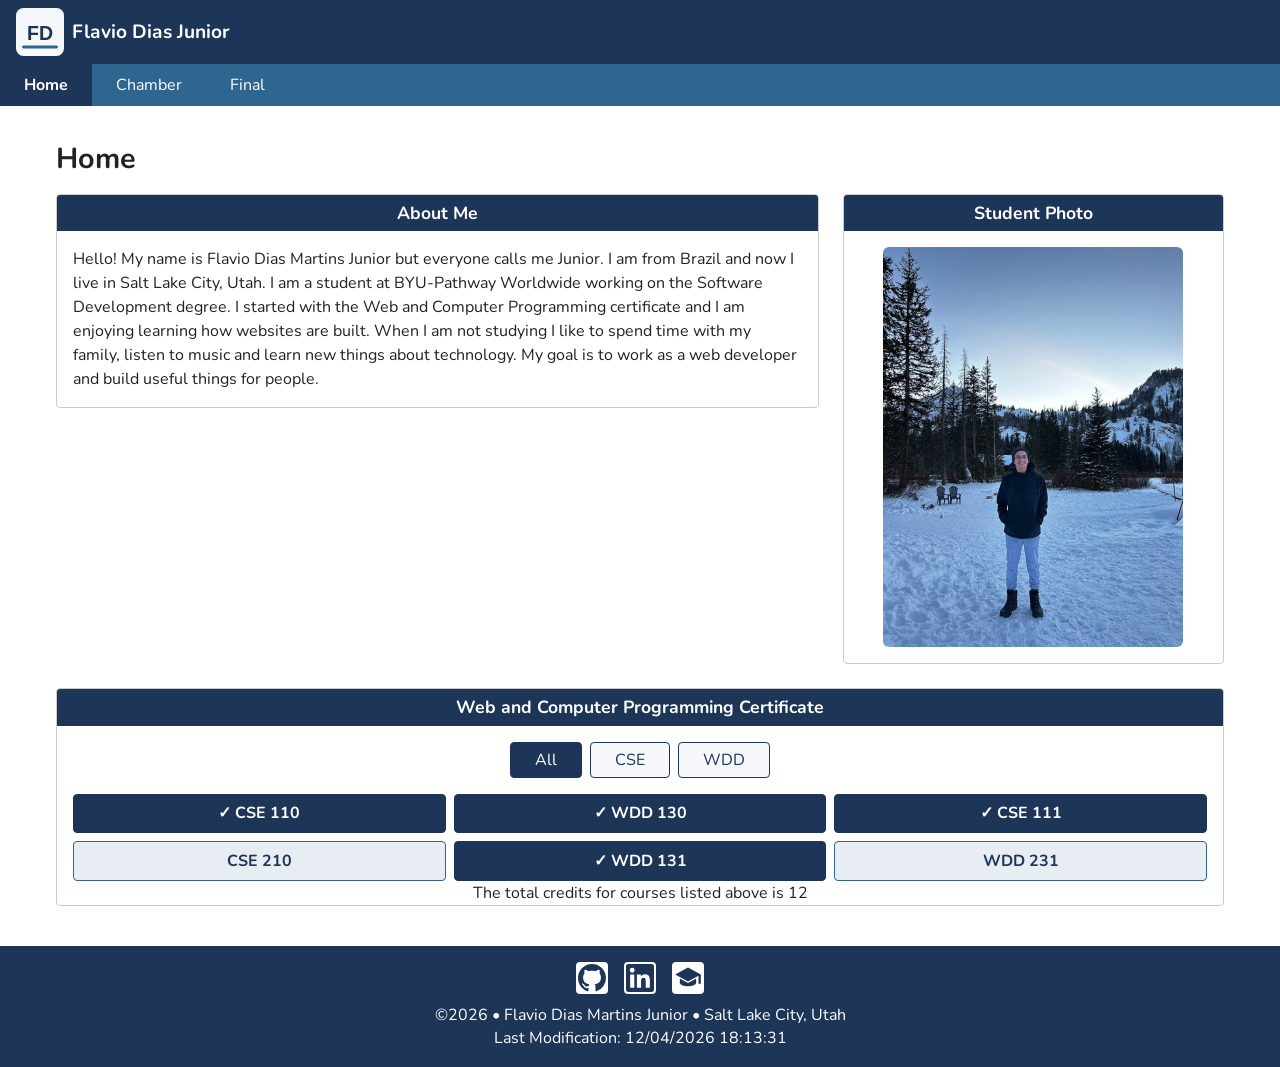
<file: index.html>
<!DOCTYPE html>
<html lang="en">

<head>
    <meta charset="UTF-8">
    <meta name="viewport" content="width=device-width, initial-scale=1.0">
    <title>WDD 231 - Web Frontend Development I - Flavio Dias Junior</title>
    <meta name="description" content="WDD 231 course home page for Flavio Dias Junior. Shows the courses of the Web and Computer Programming certificate at BYU-Pathway Worldwide.">
    <meta name="author" content="Flavio Dias Martins Junior">
    <link rel="icon" href="images/logo.svg" type="image/svg+xml">
    <link rel="preconnect" href="https://fonts.googleapis.com">
    <link rel="preconnect" href="https://fonts.gstatic.com" crossorigin>
    <link href="https://fonts.googleapis.com/css2?family=Nunito:wght@400;700&display=swap" rel="stylesheet">
    <link rel="stylesheet" href="styles/normalize.css">
    <link rel="stylesheet" href="styles/small.css">
    <link rel="stylesheet" href="styles/larger.css">
    <script src="scripts/navigation.js" defer></script>
    <script src="scripts/date.js" defer></script>
    <script src="scripts/course.js" defer></script>
</head>

<body>
    <header>
        <div class="logo-box">
            <img src="images/logo.svg" alt="site logo" width="48" height="48">
            <span>Flavio Dias Junior</span>
        </div>
        <button id="menu" aria-label="Open the menu">&#9776;</button>
    </header>

    <nav>
        <ul class="navigation">
            <li><a href="index.html" class="active">Home</a></li>
            <li><a href="chamber/index.html">Chamber</a></li>
            <li><a href="final/index.html">Final</a></li>
        </ul>
    </nav>

    <main>
        <h1>Home</h1>

        <div class="grid-top">
            <section class="card">
                <h2>About Me</h2>
                <p>
                    Hello! My name is Flavio Dias Martins Junior but everyone calls me Junior.
                    I am from Brazil and now I live in Salt Lake City, Utah. I am a student at
                    BYU-Pathway Worldwide working on the Software Development degree. I started with the Web and Computer Programming
                    certificate and I am enjoying learning how websites are built. When I am not
                    studying I like to spend time with my family, listen to music and learn new
                    things about technology. My goal is to work as a web developer and build
                    useful things for people.
                </p>
            </section>

            <section class="card">
                <h2>Student Photo</h2>
                <img src="images/profile.jpg" alt="photo of Flavio Dias Junior" width="300" height="400" class="profile">
            </section>
        </div>

        <section class="card certificate">
            <h2>Web and Computer Programming Certificate</h2>
            <div class="filter-buttons">
                <button id="allBtn" class="filter active-filter">All</button>
                <button id="cseBtn" class="filter">CSE</button>
                <button id="wddBtn" class="filter">WDD</button>
            </div>
            <div id="courseCards" class="courses"></div>
            <p id="credits" class="credits"></p>
        </section>
    </main>

    <footer>
        <div class="social">
            <a href="https://github.com/srjuniorr/wdd231" target="_blank" rel="noopener">
                <img src="images/github.svg" alt="github icon" width="32" height="32">
            </a>
            <a href="https://www.linkedin.com/in/flavio-dias-529b18212/" target="_blank" rel="noopener">
                <img src="images/linkedin.svg" alt="linkedin icon" width="32" height="32">
            </a>
            <a href="https://www.byupathway.edu" target="_blank" rel="noopener">
                <img src="images/school.svg" alt="byu pathway icon" width="32" height="32">
            </a>
        </div>
        <p>&copy;<span id="currentyear"></span> &bull; Flavio Dias Martins Junior &bull; Salt Lake City, Utah</p>
        <p id="lastModified"></p>
    </footer>
</body>

</html>
</file>
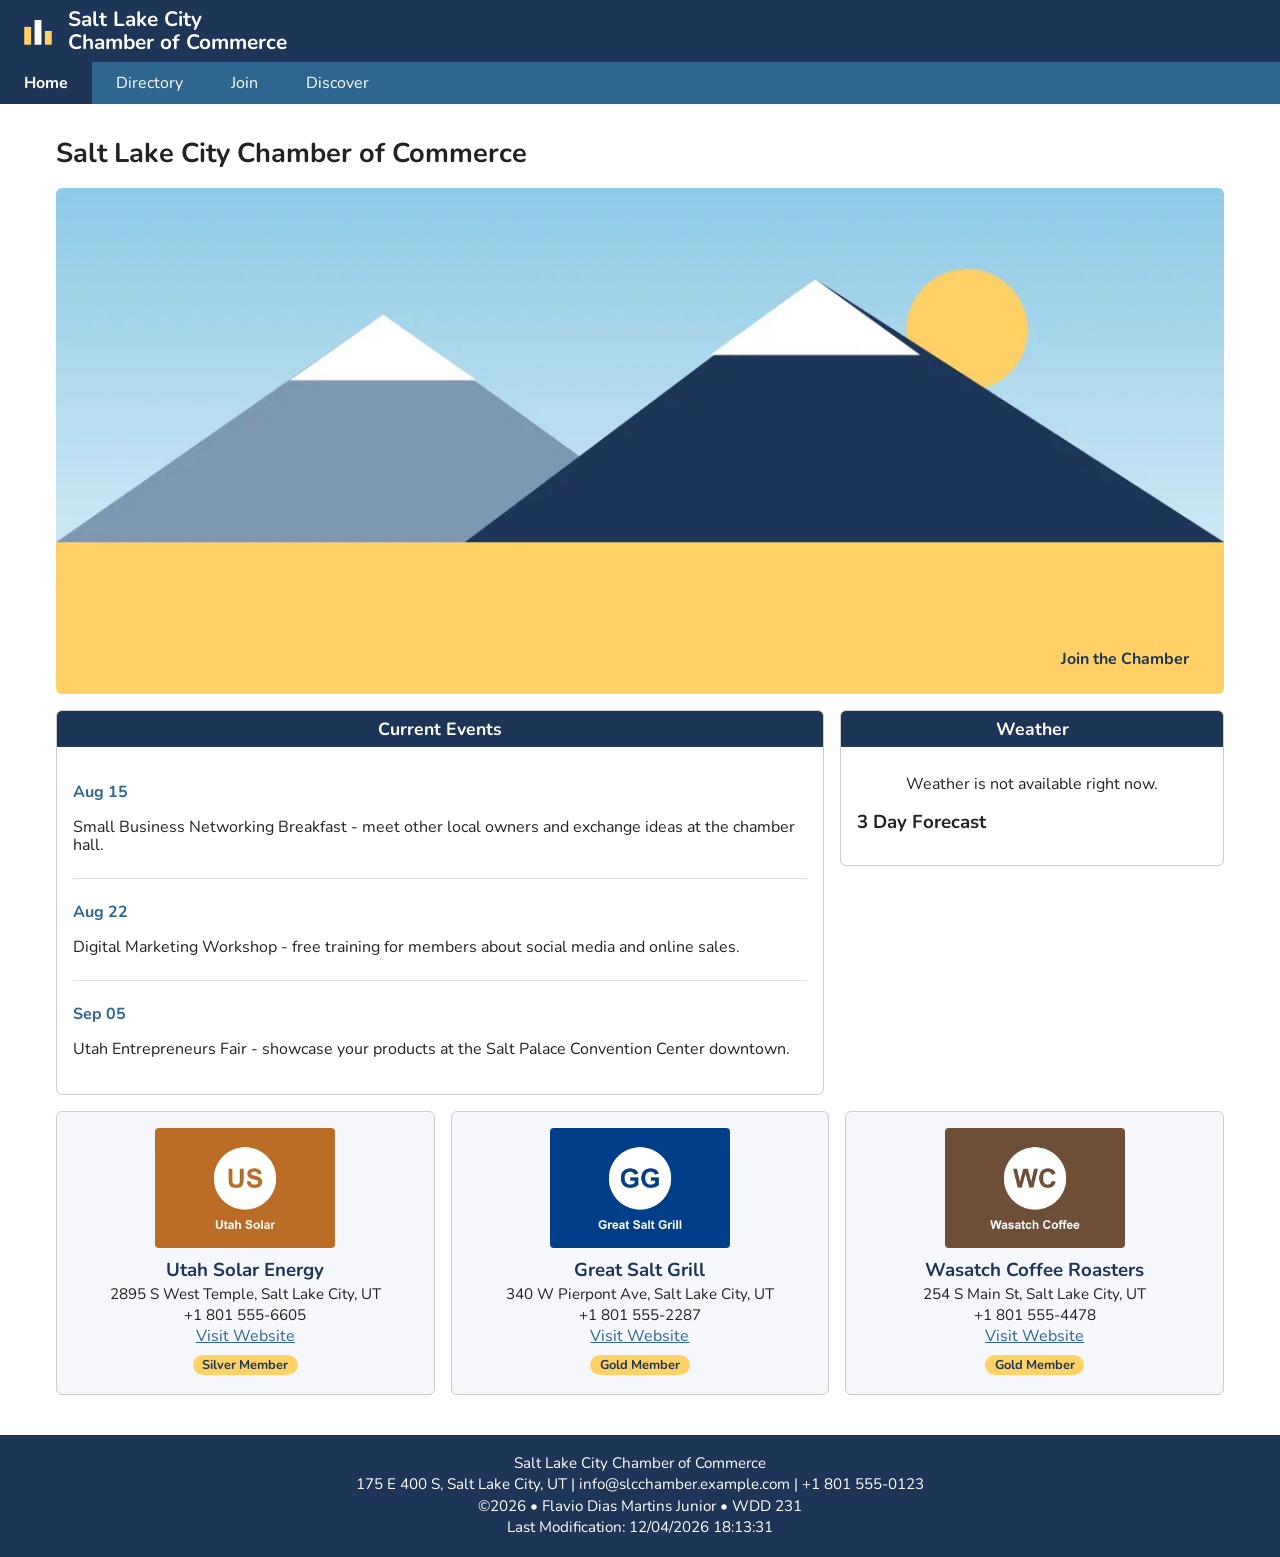
<file: chamber/index.html>
<!DOCTYPE html>
<html lang="en">

<head>
    <meta charset="UTF-8">
    <meta name="viewport" content="width=device-width, initial-scale=1.0">
    <title>Home - Salt Lake City Chamber of Commerce</title>
    <meta name="description" content="Salt Lake City Chamber of Commerce home page with local business spotlights, current events and the weather forecast for the city.">
    <meta name="author" content="Flavio Dias Martins Junior">
    <meta property="og:title" content="Salt Lake City Chamber of Commerce">
    <meta property="og:description" content="Supporting local businesses in Salt Lake City, Utah.">
    <meta property="og:image" content="https://srjuniorr.github.io/wdd231/chamber/images/hero.webp">
    <meta property="og:url" content="https://srjuniorr.github.io/wdd231/chamber/index.html">
    <link rel="icon" href="images/favicon.svg" type="image/svg+xml">
    <link rel="preconnect" href="https://fonts.googleapis.com">
    <link rel="preconnect" href="https://fonts.gstatic.com" crossorigin>
    <link href="https://fonts.googleapis.com/css2?family=Nunito:wght@400;700&display=swap" rel="stylesheet">
    <link rel="stylesheet" href="styles/normalize.css">
    <link rel="stylesheet" href="styles/small.css">
    <link rel="stylesheet" href="styles/larger.css">
    <script src="scripts/navigation.js" defer></script>
    <script src="scripts/dates.js" defer></script>
    <script src="scripts/home.js" defer></script>
</head>

<body>
    <header>
        <div class="logo-box">
            <img src="images/favicon.svg" alt="chamber logo" width="44" height="44">
            <span class="site-name">Salt Lake City<br>Chamber of Commerce</span>
        </div>
        <button id="menu" aria-label="Open the menu">&#9776;</button>
    </header>

    <nav>
        <ul class="navigation">
            <li><a href="index.html" class="active">Home</a></li>
            <li><a href="directory.html">Directory</a></li>
            <li><a href="join.html">Join</a></li>
            <li><a href="discover.html">Discover</a></li>
        </ul>
    </nav>

    <main>
        <h1>Salt Lake City Chamber of Commerce</h1>

        <div class="hero">
            <img src="images/hero.webp" alt="illustration of salt lake city with mountains" width="1200" height="520">
            <a href="join.html" class="cta">Join the Chamber</a>
        </div>

        <div class="home-grid">
            <section class="home-card events-card">
                <h2>Current Events</h2>
                <div class="card-body">
                    <div class="event">
                        <p class="event-date">Aug 15</p>
                        <p>Small Business Networking Breakfast - meet other local owners and exchange ideas at the chamber hall.</p>
                    </div>
                    <div class="event">
                        <p class="event-date">Aug 22</p>
                        <p>Digital Marketing Workshop - free training for members about social media and online sales.</p>
                    </div>
                    <div class="event">
                        <p class="event-date">Sep 05</p>
                        <p>Utah Entrepreneurs Fair - showcase your products at the Salt Palace Convention Center downtown.</p>
                    </div>
                </div>
            </section>

            <section class="home-card">
                <h2>Weather</h2>
                <div class="card-body">
                    <div id="weather-now"></div>
                    <h3>3 Day Forecast</h3>
                    <div id="forecast" class="forecast"></div>
                </div>
            </section>

            <div id="spotlights" class="spotlights"></div>
        </div>
    </main>

    <footer>
        <p>Salt Lake City Chamber of Commerce</p>
        <p>175 E 400 S, Salt Lake City, UT | info@slcchamber.example.com | +1 801 555-0123</p>
        <p>&copy;<span id="currentyear"></span> &bull; Flavio Dias Martins Junior &bull; WDD 231</p>
        <p id="lastModified"></p>
    </footer>
</body>

</html>
</file>
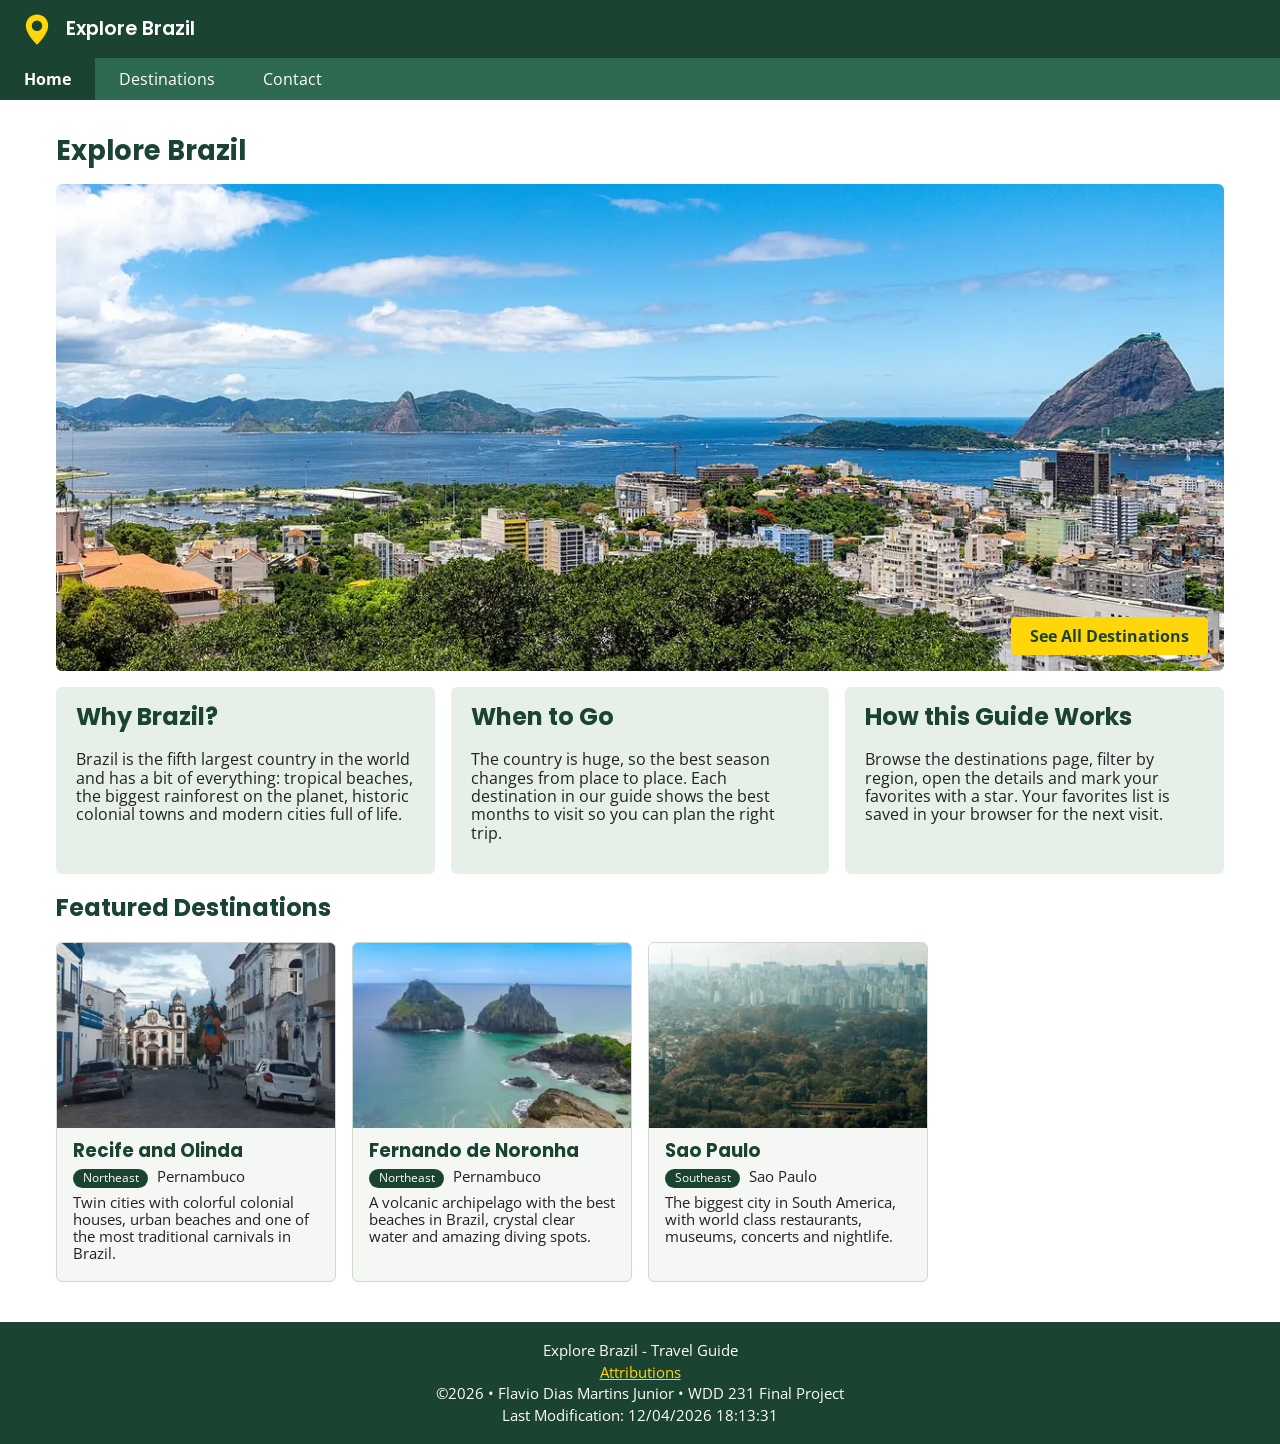
<file: final/index.html>
<!DOCTYPE html>
<html lang="en">

<head>
    <meta charset="UTF-8">
    <meta name="viewport" content="width=device-width, initial-scale=1.0">
    <title>Explore Brazil - Travel Guide</title>
    <meta name="description" content="Explore Brazil is a travel guide with the best destinations in the country: beaches, nature, historic towns and big cities, with tips on the best season to visit.">
    <meta name="author" content="Flavio Dias Martins Junior">
    <meta property="og:title" content="Explore Brazil - Travel Guide">
    <meta property="og:description" content="Discover the best travel destinations in Brazil.">
    <meta property="og:image" content="https://srjuniorr.github.io/wdd231/final/images/hero.webp">
    <meta property="og:url" content="https://srjuniorr.github.io/wdd231/final/index.html">
    <link rel="icon" href="images/favicon.svg" type="image/svg+xml">
    <link rel="preconnect" href="https://fonts.googleapis.com">
    <link rel="preconnect" href="https://fonts.gstatic.com" crossorigin>
    <link href="https://fonts.googleapis.com/css2?family=Poppins:wght@600&family=Open+Sans:wght@400;700&display=swap" rel="stylesheet">
    <link rel="stylesheet" href="styles/normalize.css">
    <link rel="stylesheet" href="styles/styles.css">
    <script src="scripts/home.js" type="module"></script>
</head>

<body>
    <header>
        <div class="logo-box">
            <img src="images/favicon.svg" alt="explore brazil logo" width="42" height="42">
            <span>Explore Brazil</span>
        </div>
        <button id="menu" aria-label="Open the menu">&#9776;</button>
    </header>

    <nav>
        <ul class="navigation">
            <li><a href="index.html" class="active">Home</a></li>
            <li><a href="destinations.html">Destinations</a></li>
            <li><a href="contact.html">Contact</a></li>
        </ul>
    </nav>

    <main>
        <h1>Explore Brazil</h1>

        <div class="hero">
            <img src="images/hero.webp" alt="a panorama of Rio de Janeiro with the bay and mountains" width="1200" height="500">
            <a href="destinations.html" class="cta">See All Destinations</a>
        </div>

        <div class="intro-grid">
            <section class="intro-card">
                <h2>Why Brazil?</h2>
                <p>Brazil is the fifth largest country in the world and has a bit of everything: tropical beaches,
                    the biggest rainforest on the planet, historic colonial towns and modern cities full of life.</p>
            </section>

            <section class="intro-card">
                <h2>When to Go</h2>
                <p>The country is huge, so the best season changes from place to place. Each destination in our guide
                    shows the best months to visit so you can plan the right trip.</p>
            </section>

            <section class="intro-card">
                <h2>How this Guide Works</h2>
                <p>Browse the destinations page, filter by region, open the details and mark your favorites with a
                    star. Your favorites list is saved in your browser for the next visit.</p>
            </section>
        </div>

        <h2>Featured Destinations</h2>
        <div id="featured" class="dest-grid"></div>
    </main>

    <footer>
        <p>Explore Brazil - Travel Guide</p>
        <p><a href="attributions.html">Attributions</a></p>
        <p>&copy;<span id="currentyear"></span> &bull; Flavio Dias Martins Junior &bull; WDD 231 Final Project</p>
        <p id="lastModified"></p>
    </footer>
</body>

</html>
</file>
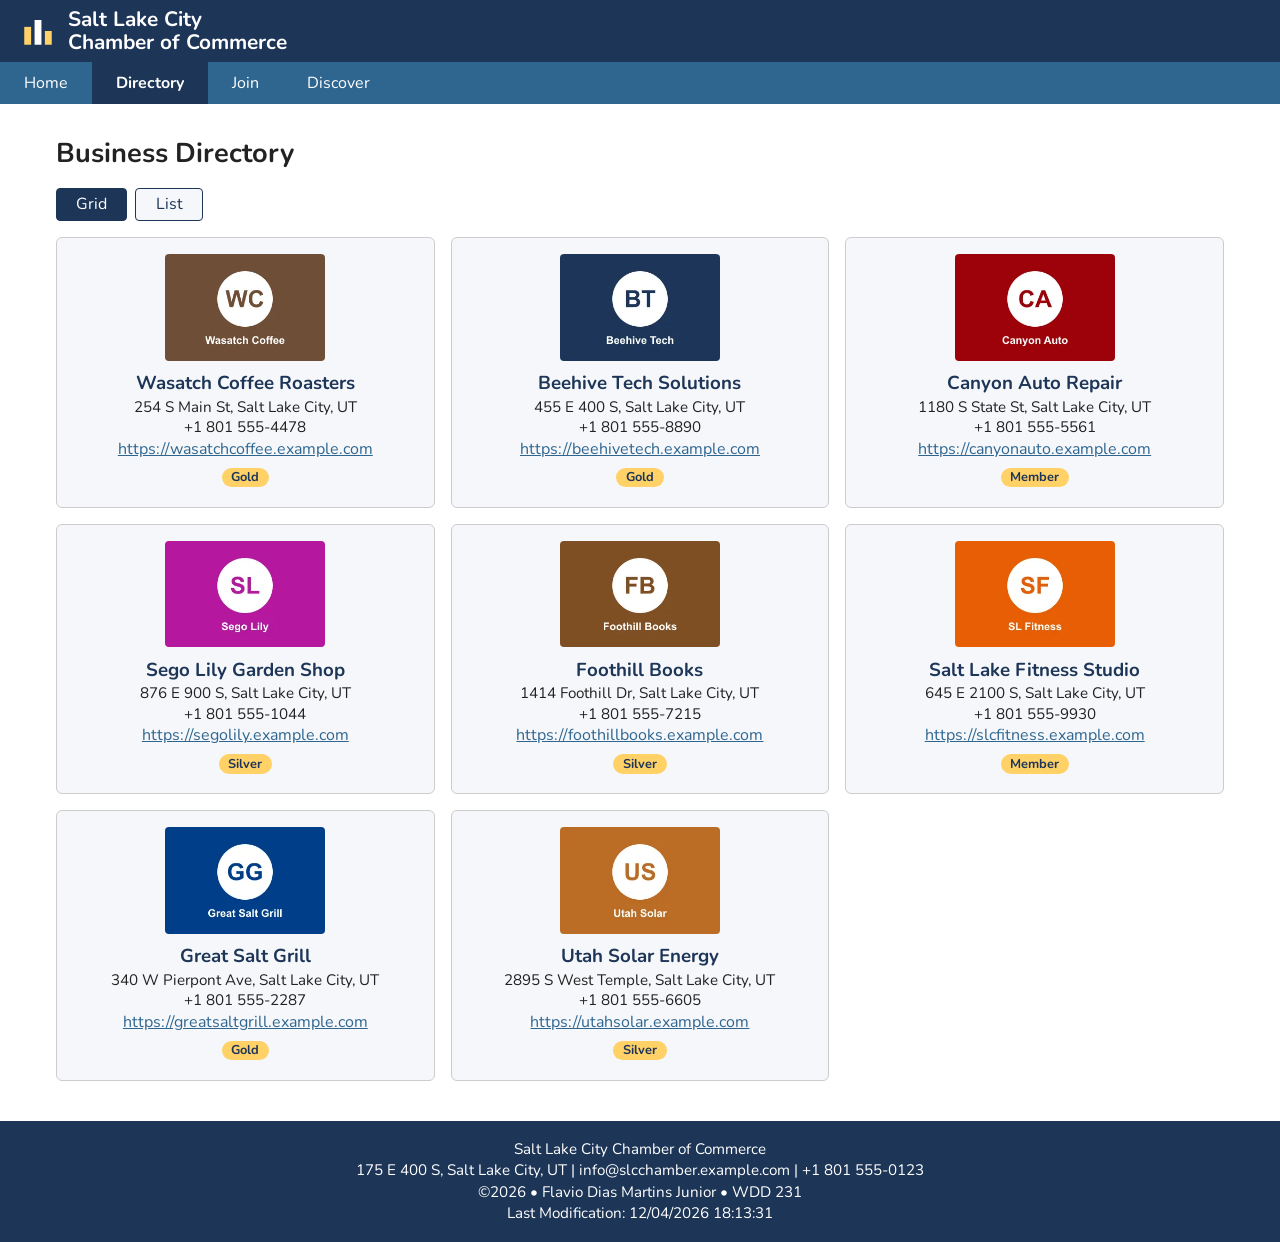
<file: chamber/directory.html>
<!DOCTYPE html>
<html lang="en">

<head>
    <meta charset="UTF-8">
    <meta name="viewport" content="width=device-width, initial-scale=1.0">
    <title>Directory - Salt Lake City Chamber of Commerce</title>
    <meta name="description" content="Business directory of the Salt Lake City Chamber of Commerce. Find local member companies, their contact information and membership levels.">
    <meta name="author" content="Flavio Dias Martins Junior">
    <meta property="og:title" content="Directory - Salt Lake City Chamber of Commerce">
    <meta property="og:description" content="Business directory of the Salt Lake City Chamber of Commerce.">
    <meta property="og:image" content="https://srjuniorr.github.io/wdd231/chamber/images/hero.webp">
    <meta property="og:url" content="https://srjuniorr.github.io/wdd231/chamber/directory.html">
    <link rel="icon" href="images/favicon.svg" type="image/svg+xml">
    <link rel="preconnect" href="https://fonts.googleapis.com">
    <link rel="preconnect" href="https://fonts.gstatic.com" crossorigin>
    <link href="https://fonts.googleapis.com/css2?family=Nunito:wght@400;700&display=swap" rel="stylesheet">
    <link rel="stylesheet" href="styles/normalize.css">
    <link rel="stylesheet" href="styles/small.css">
    <link rel="stylesheet" href="styles/larger.css">
    <script src="scripts/navigation.js" defer></script>
    <script src="scripts/dates.js" defer></script>
    <script src="scripts/directory.js" defer></script>
</head>

<body>
    <header>
        <div class="logo-box">
            <img src="images/favicon.svg" alt="chamber logo" width="44" height="44">
            <span class="site-name">Salt Lake City<br>Chamber of Commerce</span>
        </div>
        <button id="menu" aria-label="Open the menu">&#9776;</button>
    </header>

    <nav>
        <ul class="navigation">
            <li><a href="index.html">Home</a></li>
            <li><a href="directory.html" class="active">Directory</a></li>
            <li><a href="join.html">Join</a></li>
            <li><a href="discover.html">Discover</a></li>
        </ul>
    </nav>

    <main>
        <h1>Business Directory</h1>

        <div class="view-buttons">
            <button id="gridBtn" class="active-view">Grid</button>
            <button id="listBtn">List</button>
        </div>

        <div id="members" class="members grid"></div>
    </main>

    <footer>
        <p>Salt Lake City Chamber of Commerce</p>
        <p>175 E 400 S, Salt Lake City, UT | info@slcchamber.example.com | +1 801 555-0123</p>
        <p>&copy;<span id="currentyear"></span> &bull; Flavio Dias Martins Junior &bull; WDD 231</p>
        <p id="lastModified"></p>
    </footer>
</body>

</html>
</file>
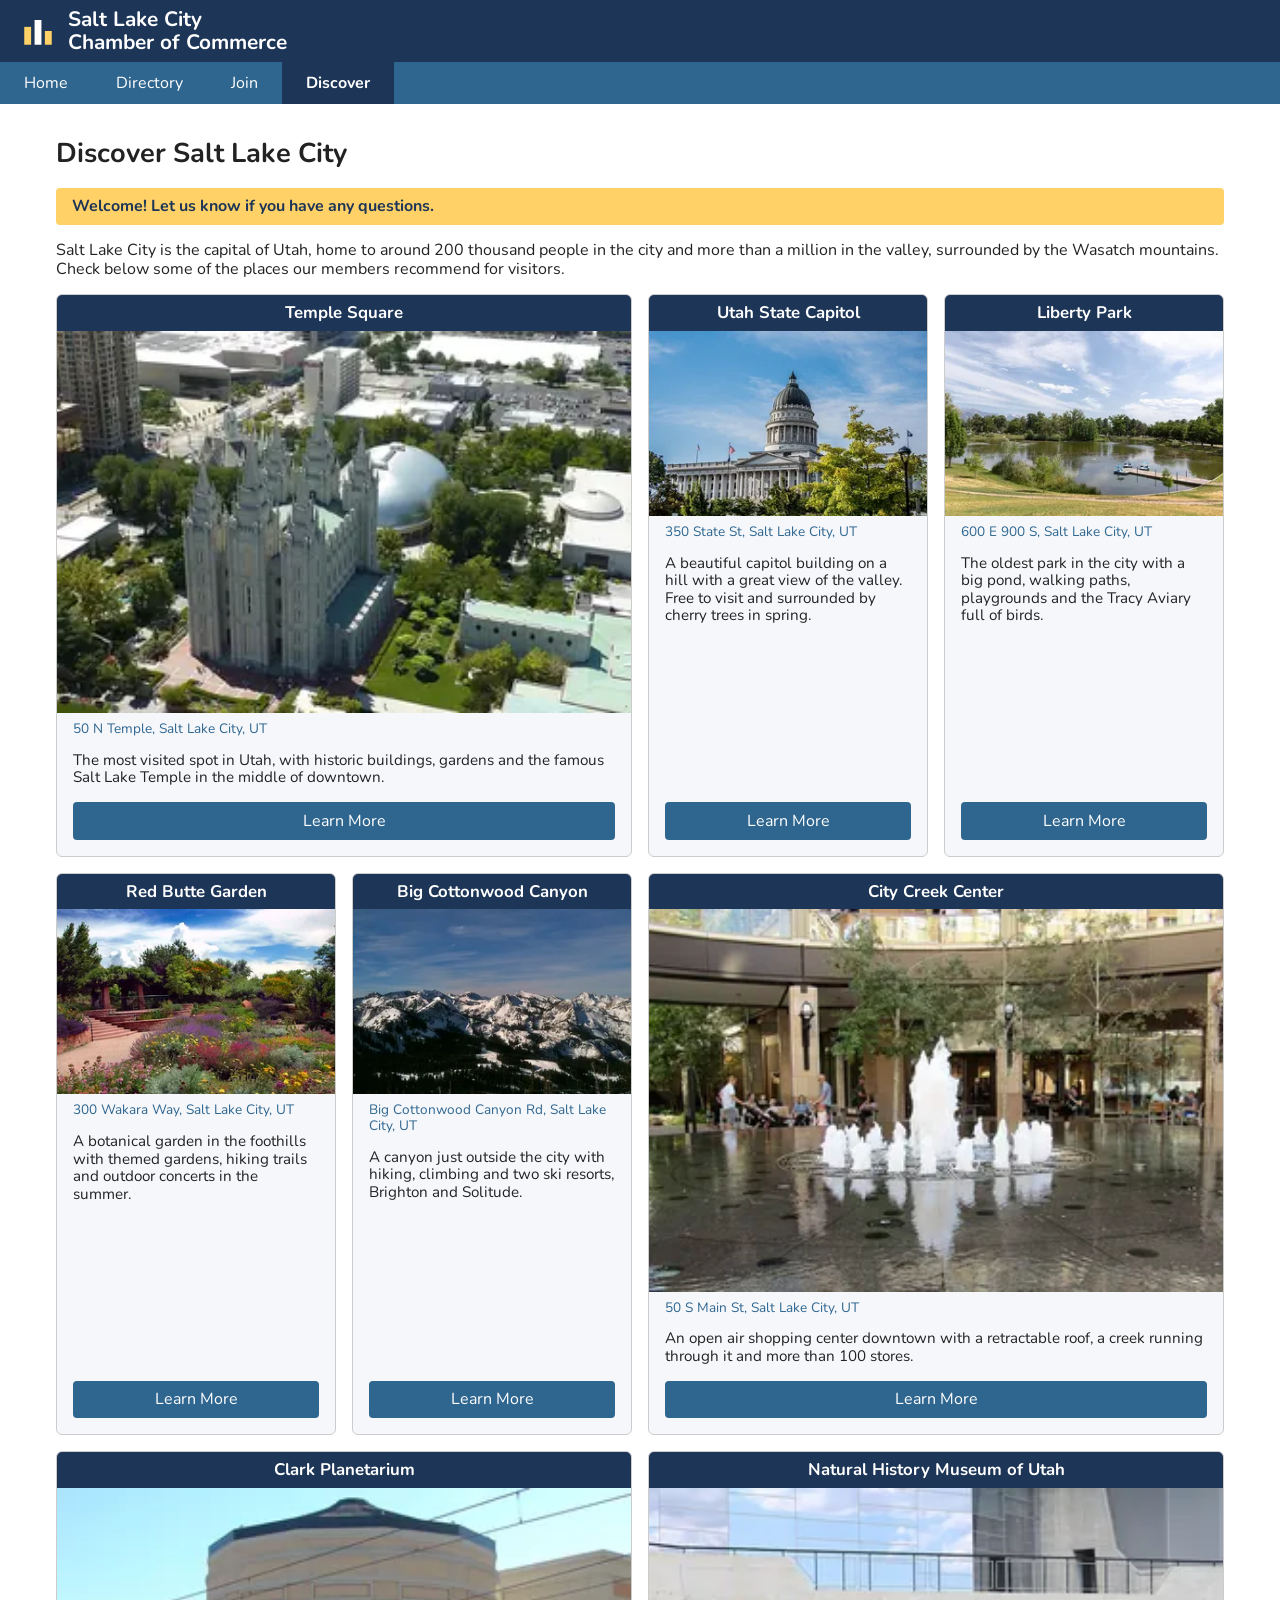
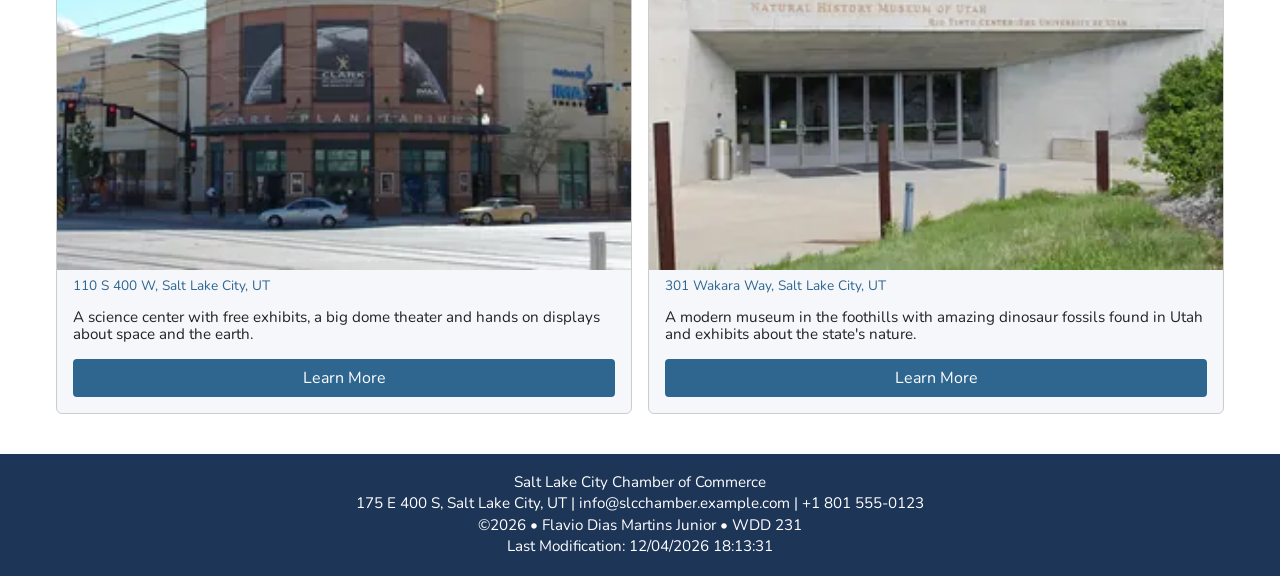
<file: chamber/discover.html>
<!DOCTYPE html>
<html lang="en">

<head>
    <meta charset="UTF-8">
    <meta name="viewport" content="width=device-width, initial-scale=1.0">
    <title>Discover - Salt Lake City Chamber of Commerce</title>
    <meta name="description" content="Discover Salt Lake City: parks, museums, canyons and other places of interest in the area of the Salt Lake City Chamber of Commerce.">
    <meta name="author" content="Flavio Dias Martins Junior">
    <meta property="og:title" content="Discover - Salt Lake City Chamber of Commerce">
    <meta property="og:description" content="Parks, museums, canyons and other places of interest that our members recommend to visitors of Salt Lake City.">
    <meta property="og:image" content="https://srjuniorr.github.io/wdd231/chamber/images/hero.webp">
    <meta property="og:url" content="https://srjuniorr.github.io/wdd231/chamber/discover.html">
    <link rel="icon" href="images/favicon.svg" type="image/svg+xml">
    <link rel="preconnect" href="https://fonts.googleapis.com">
    <link rel="preconnect" href="https://fonts.gstatic.com" crossorigin>
    <link href="https://fonts.googleapis.com/css2?family=Nunito:wght@400;700&display=swap" rel="stylesheet">
    <link rel="stylesheet" href="styles/normalize.css">
    <link rel="stylesheet" href="styles/small.css">
    <link rel="stylesheet" href="styles/larger.css">
    <script src="scripts/navigation.js" defer></script>
    <script src="scripts/dates.js" defer></script>
    <script src="scripts/discover.js" type="module"></script>
</head>

<body>
    <header>
        <div class="logo-box">
            <img src="images/favicon.svg" alt="chamber logo" width="44" height="44">
            <span class="site-name">Salt Lake City<br>Chamber of Commerce</span>
        </div>
        <button id="menu" aria-label="Open the menu">&#9776;</button>
    </header>

    <nav>
        <ul class="navigation">
            <li><a href="index.html">Home</a></li>
            <li><a href="directory.html">Directory</a></li>
            <li><a href="join.html">Join</a></li>
            <li><a href="discover.html" class="active">Discover</a></li>
        </ul>
    </nav>

    <main>
        <h1>Discover Salt Lake City</h1>

        <div id="visit-message" class="visit-message"></div>

        <p>Salt Lake City is the capital of Utah, home to around 200 thousand people in the city and more than a
            million in the valley, surrounded by the Wasatch mountains. Check below some of the places our members
            recommend for visitors.</p>

        <div id="discover-grid" class="discover-grid"></div>
    </main>

    <footer>
        <p>Salt Lake City Chamber of Commerce</p>
        <p>175 E 400 S, Salt Lake City, UT | info@slcchamber.example.com | +1 801 555-0123</p>
        <p>&copy;<span id="currentyear"></span> &bull; Flavio Dias Martins Junior &bull; WDD 231</p>
        <p id="lastModified"></p>
    </footer>
</body>

</html>
</file>
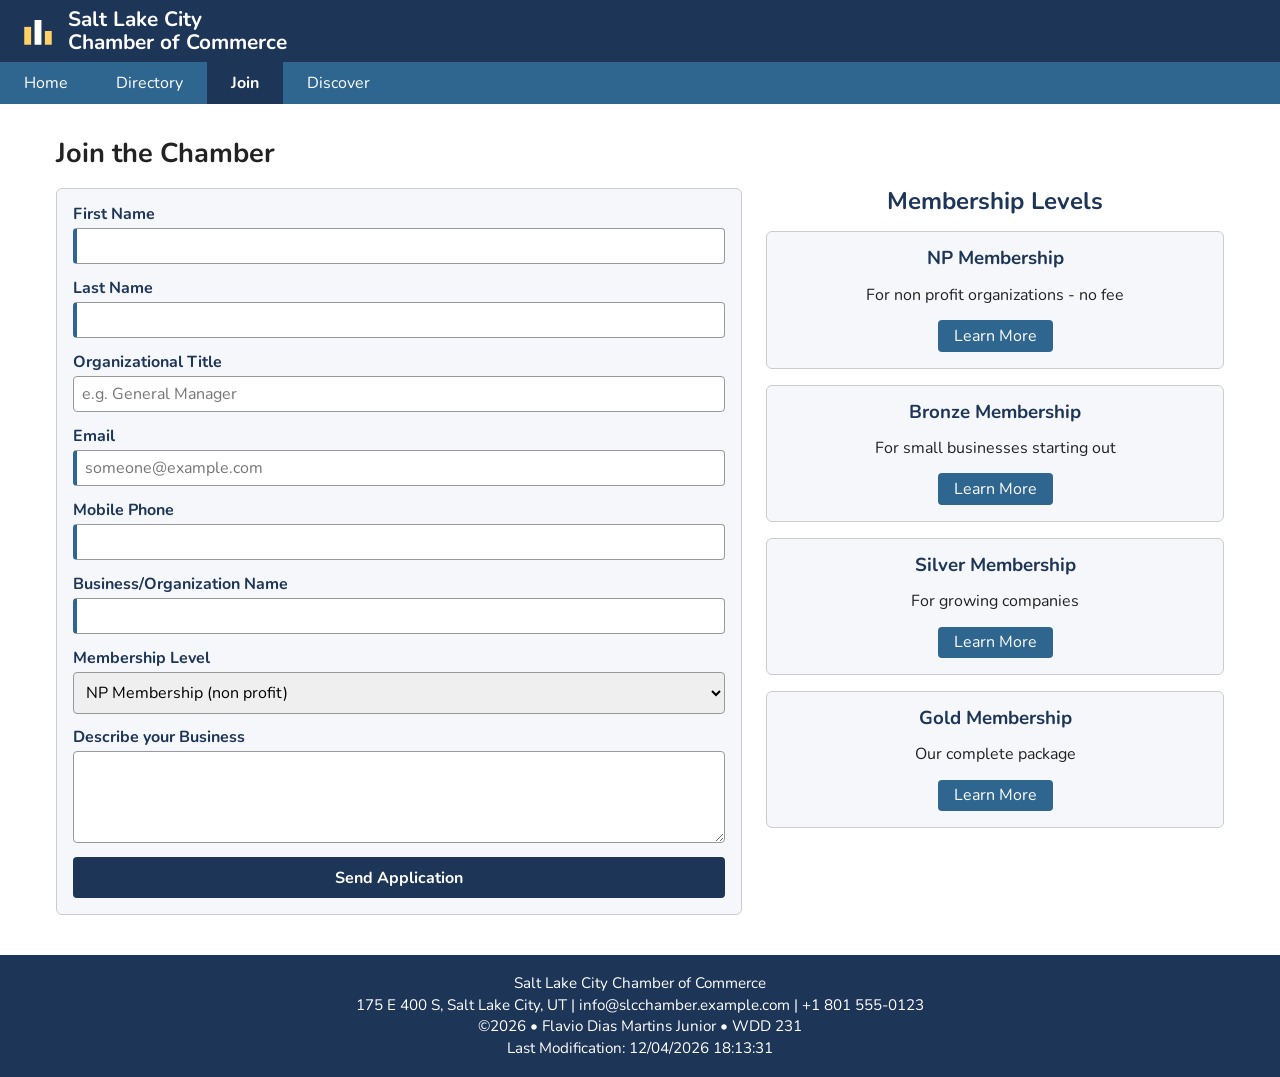
<file: chamber/join.html>
<!DOCTYPE html>
<html lang="en">

<head>
    <meta charset="UTF-8">
    <meta name="viewport" content="width=device-width, initial-scale=1.0">
    <title>Join - Salt Lake City Chamber of Commerce</title>
    <meta name="description" content="Join the Salt Lake City Chamber of Commerce. Fill the membership application form and choose between NP, Bronze, Silver and Gold levels.">
    <meta name="author" content="Flavio Dias Martins Junior">
    <meta property="og:title" content="Join - Salt Lake City Chamber of Commerce">
    <meta property="og:description" content="Become a member of the Salt Lake City Chamber of Commerce.">
    <meta property="og:image" content="https://srjuniorr.github.io/wdd231/chamber/images/hero.webp">
    <meta property="og:url" content="https://srjuniorr.github.io/wdd231/chamber/join.html">
    <link rel="icon" href="images/favicon.svg" type="image/svg+xml">
    <link rel="preconnect" href="https://fonts.googleapis.com">
    <link rel="preconnect" href="https://fonts.gstatic.com" crossorigin>
    <link href="https://fonts.googleapis.com/css2?family=Nunito:wght@400;700&display=swap" rel="stylesheet">
    <link rel="stylesheet" href="styles/normalize.css">
    <link rel="stylesheet" href="styles/small.css">
    <link rel="stylesheet" href="styles/larger.css">
    <script src="scripts/navigation.js" defer></script>
    <script src="scripts/dates.js" defer></script>
    <script src="scripts/join.js" defer></script>
</head>

<body>
    <header>
        <div class="logo-box">
            <img src="images/favicon.svg" alt="chamber logo" width="44" height="44">
            <span class="site-name">Salt Lake City<br>Chamber of Commerce</span>
        </div>
        <button id="menu" aria-label="Open the menu">&#9776;</button>
    </header>

    <nav>
        <ul class="navigation">
            <li><a href="index.html">Home</a></li>
            <li><a href="directory.html">Directory</a></li>
            <li><a href="join.html" class="active">Join</a></li>
            <li><a href="discover.html">Discover</a></li>
        </ul>
    </nav>

    <main>
        <h1>Join the Chamber</h1>

        <div class="join-grid">
            <form class="join-form" method="get" action="thankyou.html">
                <label>First Name
                    <input type="text" name="firstname" title="Your first name" autocomplete="given-name" required>
                </label>

                <label>Last Name
                    <input type="text" name="lastname" title="Your last name" autocomplete="family-name" required>
                </label>

                <label>Organizational Title
                    <input type="text" name="orgtitle" title="Your title inside your organization" autocomplete="organization-title" pattern="[A-Za-z\- ]{7,}" placeholder="e.g. General Manager">
                </label>

                <label>Email
                    <input type="email" name="email" title="Your email address" autocomplete="email" placeholder="someone@example.com" required>
                </label>

                <label>Mobile Phone
                    <input type="tel" name="phone" title="Your mobile phone number" autocomplete="tel" required>
                </label>

                <label>Business/Organization Name
                    <input type="text" name="organization" title="Name of your business or organization" autocomplete="organization" required>
                </label>

                <label>Membership Level
                    <select name="membership" title="Choose a membership level">
                        <option value="np">NP Membership (non profit)</option>
                        <option value="bronze">Bronze Membership</option>
                        <option value="silver">Silver Membership</option>
                        <option value="gold">Gold Membership</option>
                    </select>
                </label>

                <label>Describe your Business
                    <textarea name="description" title="Short description of your organization" rows="4"></textarea>
                </label>

                <input type="hidden" name="timestamp" id="timestamp">

                <input type="submit" value="Send Application">
            </form>

            <div class="membership-cards">
                <h2>Membership Levels</h2>
                <section class="membership-card">
                    <h3>NP Membership</h3>
                    <p>For non profit organizations - no fee</p>
                    <button data-modal="npModal">Learn More</button>
                </section>

                <section class="membership-card">
                    <h3>Bronze Membership</h3>
                    <p>For small businesses starting out</p>
                    <button data-modal="bronzeModal">Learn More</button>
                </section>

                <section class="membership-card">
                    <h3>Silver Membership</h3>
                    <p>For growing companies</p>
                    <button data-modal="silverModal">Learn More</button>
                </section>

                <section class="membership-card">
                    <h3>Gold Membership</h3>
                    <p>Our complete package</p>
                    <button data-modal="goldModal">Learn More</button>
                </section>
            </div>
        </div>

        <dialog id="npModal">
            <h3>NP Membership Benefits</h3>
            <ul>
                <li>Free for non profit organizations</li>
                <li>Listing in the business directory</li>
                <li>Access to monthly networking events</li>
            </ul>
            <button class="close-modal">Close</button>
        </dialog>

        <dialog id="bronzeModal">
            <h3>Bronze Membership Benefits</h3>
            <ul>
                <li>Listing in the business directory</li>
                <li>Access to monthly networking events</li>
                <li>10% discount on chamber event tickets</li>
            </ul>
            <button class="close-modal">Close</button>
        </dialog>

        <dialog id="silverModal">
            <h3>Silver Membership Benefits</h3>
            <ul>
                <li>All Bronze benefits</li>
                <li>Free training workshops</li>
                <li>Spotlight position on the home page</li>
                <li>25% discount on chamber event tickets</li>
            </ul>
            <button class="close-modal">Close</button>
        </dialog>

        <dialog id="goldModal">
            <h3>Gold Membership Benefits</h3>
            <ul>
                <li>All Silver benefits</li>
                <li>Priority spotlight on the home page</li>
                <li>Free booth at the annual entrepreneurs fair</li>
                <li>50% discount on chamber event tickets</li>
            </ul>
            <button class="close-modal">Close</button>
        </dialog>
    </main>

    <footer>
        <p>Salt Lake City Chamber of Commerce</p>
        <p>175 E 400 S, Salt Lake City, UT | info@slcchamber.example.com | +1 801 555-0123</p>
        <p>&copy;<span id="currentyear"></span> &bull; Flavio Dias Martins Junior &bull; WDD 231</p>
        <p id="lastModified"></p>
    </footer>
</body>

</html>
</file>
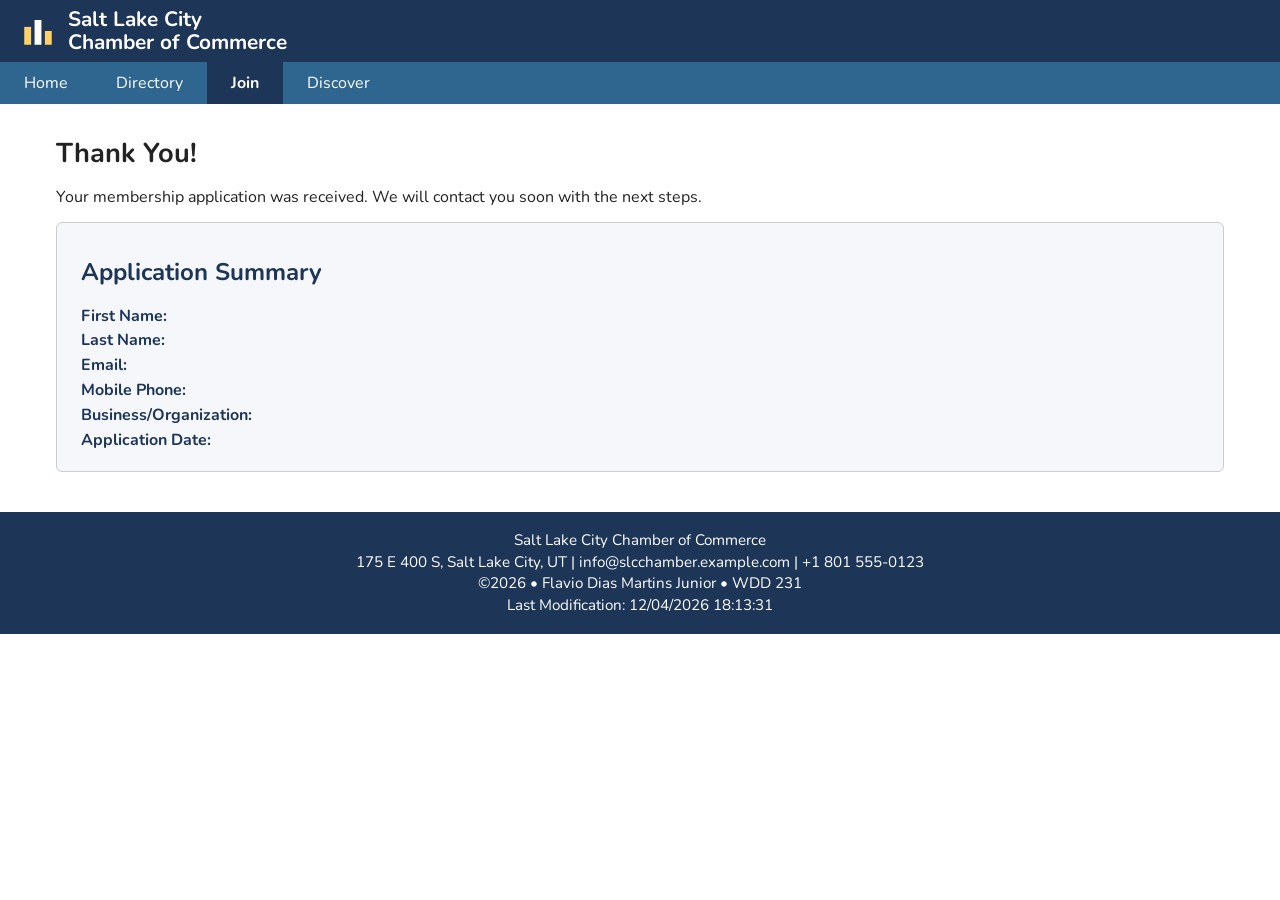
<file: chamber/thankyou.html>
<!DOCTYPE html>
<html lang="en">

<head>
    <meta charset="UTF-8">
    <meta name="viewport" content="width=device-width, initial-scale=1.0">
    <title>Thank You - Salt Lake City Chamber of Commerce</title>
    <meta name="description" content="Thank you for applying for a membership at the Salt Lake City Chamber of Commerce.">
    <meta name="author" content="Flavio Dias Martins Junior">
    <meta property="og:title" content="Thank You - Salt Lake City Chamber of Commerce">
    <meta property="og:description" content="Membership application received.">
    <meta property="og:image" content="https://srjuniorr.github.io/wdd231/chamber/images/hero.webp">
    <meta property="og:url" content="https://srjuniorr.github.io/wdd231/chamber/thankyou.html">
    <link rel="icon" href="images/favicon.svg" type="image/svg+xml">
    <link rel="preconnect" href="https://fonts.googleapis.com">
    <link rel="preconnect" href="https://fonts.gstatic.com" crossorigin>
    <link href="https://fonts.googleapis.com/css2?family=Nunito:wght@400;700&display=swap" rel="stylesheet">
    <link rel="stylesheet" href="styles/normalize.css">
    <link rel="stylesheet" href="styles/small.css">
    <link rel="stylesheet" href="styles/larger.css">
    <script src="scripts/navigation.js" defer></script>
    <script src="scripts/dates.js" defer></script>
    <script src="scripts/thankyou.js" defer></script>
</head>

<body>
    <header>
        <div class="logo-box">
            <img src="images/favicon.svg" alt="chamber logo" width="44" height="44">
            <span class="site-name">Salt Lake City<br>Chamber of Commerce</span>
        </div>
        <button id="menu" aria-label="Open the menu">&#9776;</button>
    </header>

    <nav>
        <ul class="navigation">
            <li><a href="index.html">Home</a></li>
            <li><a href="directory.html">Directory</a></li>
            <li><a href="join.html" class="active">Join</a></li>
            <li><a href="discover.html">Discover</a></li>
        </ul>
    </nav>

    <main>
        <h1>Thank You!</h1>
        <p>Your membership application was received. We will contact you soon with the next steps.</p>

        <div class="thanks-box">
            <h2>Application Summary</h2>
            <p><span class="field-name">First Name:</span> <span id="showFirstname"></span></p>
            <p><span class="field-name">Last Name:</span> <span id="showLastname"></span></p>
            <p><span class="field-name">Email:</span> <span id="showEmail"></span></p>
            <p><span class="field-name">Mobile Phone:</span> <span id="showPhone"></span></p>
            <p><span class="field-name">Business/Organization:</span> <span id="showOrganization"></span></p>
            <p><span class="field-name">Application Date:</span> <span id="showTimestamp"></span></p>
        </div>
    </main>

    <footer>
        <p>Salt Lake City Chamber of Commerce</p>
        <p>175 E 400 S, Salt Lake City, UT | info@slcchamber.example.com | +1 801 555-0123</p>
        <p>&copy;<span id="currentyear"></span> &bull; Flavio Dias Martins Junior &bull; WDD 231</p>
        <p id="lastModified"></p>
    </footer>
</body>

</html>
</file>
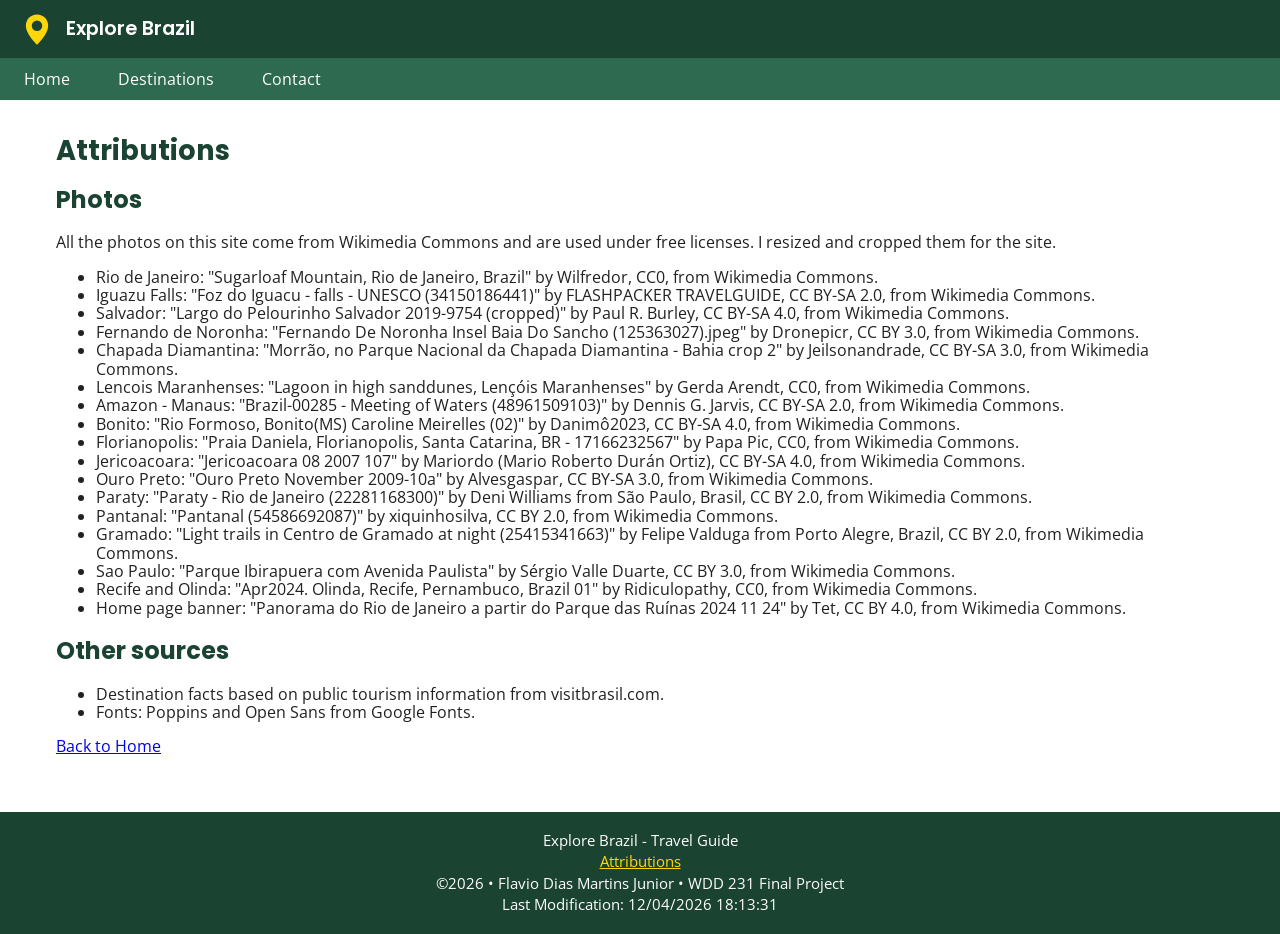
<file: final/attributions.html>
<!DOCTYPE html>
<html lang="en">

<head>
    <meta charset="UTF-8">
    <meta name="viewport" content="width=device-width, initial-scale=1.0">
    <title>Attributions - Explore Brazil</title>
    <meta name="description" content="Attributions and sources used in the Explore Brazil travel guide project.">
    <meta name="author" content="Flavio Dias Martins Junior">
    <meta property="og:title" content="Attributions - Explore Brazil">
    <meta property="og:description" content="Sources and photo credits used in the Explore Brazil travel guide.">
    <meta property="og:image" content="https://srjuniorr.github.io/wdd231/final/images/hero.webp">
    <meta property="og:url" content="https://srjuniorr.github.io/wdd231/final/attributions.html">
    <link rel="icon" href="images/favicon.svg" type="image/svg+xml">
    <link rel="preconnect" href="https://fonts.googleapis.com">
    <link rel="preconnect" href="https://fonts.gstatic.com" crossorigin>
    <link href="https://fonts.googleapis.com/css2?family=Poppins:wght@600&family=Open+Sans:wght@400;700&display=swap" rel="stylesheet">
    <link rel="stylesheet" href="styles/normalize.css">
    <link rel="stylesheet" href="styles/styles.css">
    <script src="scripts/attributions.js" type="module"></script>
</head>

<body>
    <header>
        <div class="logo-box">
            <img src="images/favicon.svg" alt="explore brazil logo" width="42" height="42">
            <span>Explore Brazil</span>
        </div>
        <button id="menu" aria-label="Open the menu">&#9776;</button>
    </header>

    <nav>
        <ul class="navigation">
            <li><a href="index.html">Home</a></li>
            <li><a href="destinations.html">Destinations</a></li>
            <li><a href="contact.html">Contact</a></li>
        </ul>
    </nav>

    <main>
        <h1>Attributions</h1>

        <h2>Photos</h2>
        <p>All the photos on this site come from Wikimedia Commons and are used under
            free licenses. I resized and cropped them for the site.</p>
        <ul>
            <li>Rio de Janeiro: "Sugarloaf Mountain, Rio de Janeiro, Brazil" by Wilfredor, CC0, from Wikimedia Commons.</li>
            <li>Iguazu Falls: "Foz do Iguacu - falls - UNESCO (34150186441)" by FLASHPACKER TRAVELGUIDE, CC BY-SA 2.0, from Wikimedia Commons.</li>
            <li>Salvador: "Largo do Pelourinho Salvador 2019-9754 (cropped)" by Paul R. Burley, CC BY-SA 4.0, from Wikimedia Commons.</li>
            <li>Fernando de Noronha: "Fernando De Noronha Insel Baia Do Sancho (125363027).jpeg" by Dronepicr, CC BY 3.0, from Wikimedia Commons.</li>
            <li>Chapada Diamantina: "Morrão, no Parque Nacional da Chapada Diamantina - Bahia crop 2" by Jeilsonandrade, CC BY-SA 3.0, from Wikimedia Commons.</li>
            <li>Lencois Maranhenses: "Lagoon in high sanddunes, Lençóis Maranhenses" by Gerda Arendt, CC0, from Wikimedia Commons.</li>
            <li>Amazon - Manaus: "Brazil-00285 - Meeting of Waters (48961509103)" by Dennis G. Jarvis, CC BY-SA 2.0, from Wikimedia Commons.</li>
            <li>Bonito: "Rio Formoso, Bonito(MS) Caroline Meirelles (02)" by Danimô2023, CC BY-SA 4.0, from Wikimedia Commons.</li>
            <li>Florianopolis: "Praia Daniela, Florianopolis, Santa Catarina, BR - 17166232567" by Papa Pic, CC0, from Wikimedia Commons.</li>
            <li>Jericoacoara: "Jericoacoara 08 2007 107" by Mariordo (Mario Roberto Durán Ortiz), CC BY-SA 4.0, from Wikimedia Commons.</li>
            <li>Ouro Preto: "Ouro Preto November 2009-10a" by Alvesgaspar, CC BY-SA 3.0, from Wikimedia Commons.</li>
            <li>Paraty: "Paraty - Rio de Janeiro (22281168300)" by Deni Williams from São Paulo, Brasil, CC BY 2.0, from Wikimedia Commons.</li>
            <li>Pantanal: "Pantanal (54586692087)" by xiquinhosilva, CC BY 2.0, from Wikimedia Commons.</li>
            <li>Gramado: "Light trails in Centro de Gramado at night (25415341663)" by Felipe Valduga from Porto Alegre, Brazil, CC BY 2.0, from Wikimedia Commons.</li>
            <li>Sao Paulo: "Parque Ibirapuera com Avenida Paulista" by Sérgio Valle Duarte, CC BY 3.0, from Wikimedia Commons.</li>
            <li>Recife and Olinda: "Apr2024. Olinda, Recife, Pernambuco, Brazil 01" by Ridiculopathy, CC0, from Wikimedia Commons.</li>
            <li>Home page banner: "Panorama do Rio de Janeiro a partir do Parque das Ruínas 2024 11 24" by Tet, CC BY 4.0, from Wikimedia Commons.</li>
        </ul>

        <h2>Other sources</h2>
        <ul>
            <li>Destination facts based on public tourism information from visitbrasil.com.</li>
            <li>Fonts: Poppins and Open Sans from Google Fonts.</li>
        </ul>

        <p><a href="index.html">Back to Home</a></p>
    </main>

    <footer>
        <p>Explore Brazil - Travel Guide</p>
        <p><a href="attributions.html">Attributions</a></p>
        <p>&copy;<span id="currentyear"></span> &bull; Flavio Dias Martins Junior &bull; WDD 231 Final Project</p>
        <p id="lastModified"></p>
    </footer>
</body>

</html>
</file>
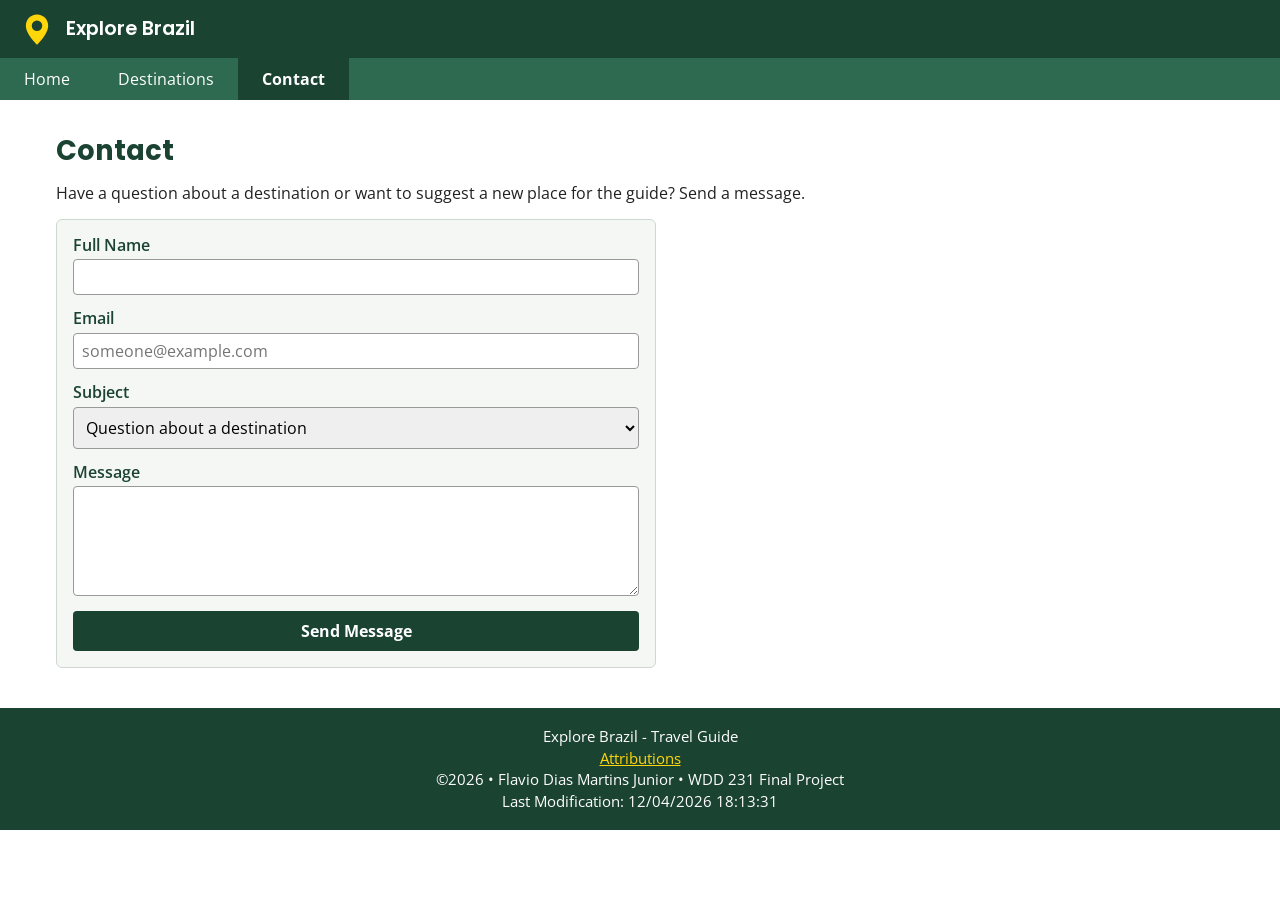
<file: final/contact.html>
<!DOCTYPE html>
<html lang="en">

<head>
    <meta charset="UTF-8">
    <meta name="viewport" content="width=device-width, initial-scale=1.0">
    <title>Contact - Explore Brazil</title>
    <meta name="description" content="Contact page of the Explore Brazil travel guide. Send questions or suggest a new destination for the guide.">
    <meta name="author" content="Flavio Dias Martins Junior">
    <meta property="og:title" content="Contact - Explore Brazil">
    <meta property="og:description" content="Send questions or suggestions to the Explore Brazil travel guide.">
    <meta property="og:image" content="https://srjuniorr.github.io/wdd231/final/images/hero.webp">
    <meta property="og:url" content="https://srjuniorr.github.io/wdd231/final/contact.html">
    <link rel="icon" href="images/favicon.svg" type="image/svg+xml">
    <link rel="preconnect" href="https://fonts.googleapis.com">
    <link rel="preconnect" href="https://fonts.gstatic.com" crossorigin>
    <link href="https://fonts.googleapis.com/css2?family=Poppins:wght@600&family=Open+Sans:wght@400;700&display=swap" rel="stylesheet">
    <link rel="stylesheet" href="styles/normalize.css">
    <link rel="stylesheet" href="styles/styles.css">
    <script src="scripts/contact.js" type="module"></script>
</head>

<body>
    <header>
        <div class="logo-box">
            <img src="images/favicon.svg" alt="explore brazil logo" width="42" height="42">
            <span>Explore Brazil</span>
        </div>
        <button id="menu" aria-label="Open the menu">&#9776;</button>
    </header>

    <nav>
        <ul class="navigation">
            <li><a href="index.html">Home</a></li>
            <li><a href="destinations.html">Destinations</a></li>
            <li><a href="contact.html" class="active">Contact</a></li>
        </ul>
    </nav>

    <main>
        <h1>Contact</h1>
        <p>Have a question about a destination or want to suggest a new place for the guide? Send a message.</p>

        <form class="contact-form" method="get" action="form-action.html">
            <label>Full Name
                <input type="text" name="fullname" title="Your full name" autocomplete="name" required>
            </label>

            <label>Email
                <input type="email" name="email" title="Your email address" autocomplete="email" placeholder="someone@example.com" required>
            </label>

            <label>Subject
                <select name="subject" title="Choose a subject">
                    <option value="question">Question about a destination</option>
                    <option value="suggestion">Suggest a new destination</option>
                    <option value="feedback">General feedback</option>
                </select>
            </label>

            <label>Message
                <textarea name="message" title="Write your message" rows="5" required></textarea>
            </label>

            <input type="submit" value="Send Message">
        </form>
    </main>

    <footer>
        <p>Explore Brazil - Travel Guide</p>
        <p><a href="attributions.html">Attributions</a></p>
        <p>&copy;<span id="currentyear"></span> &bull; Flavio Dias Martins Junior &bull; WDD 231 Final Project</p>
        <p id="lastModified"></p>
    </footer>
</body>

</html>
</file>
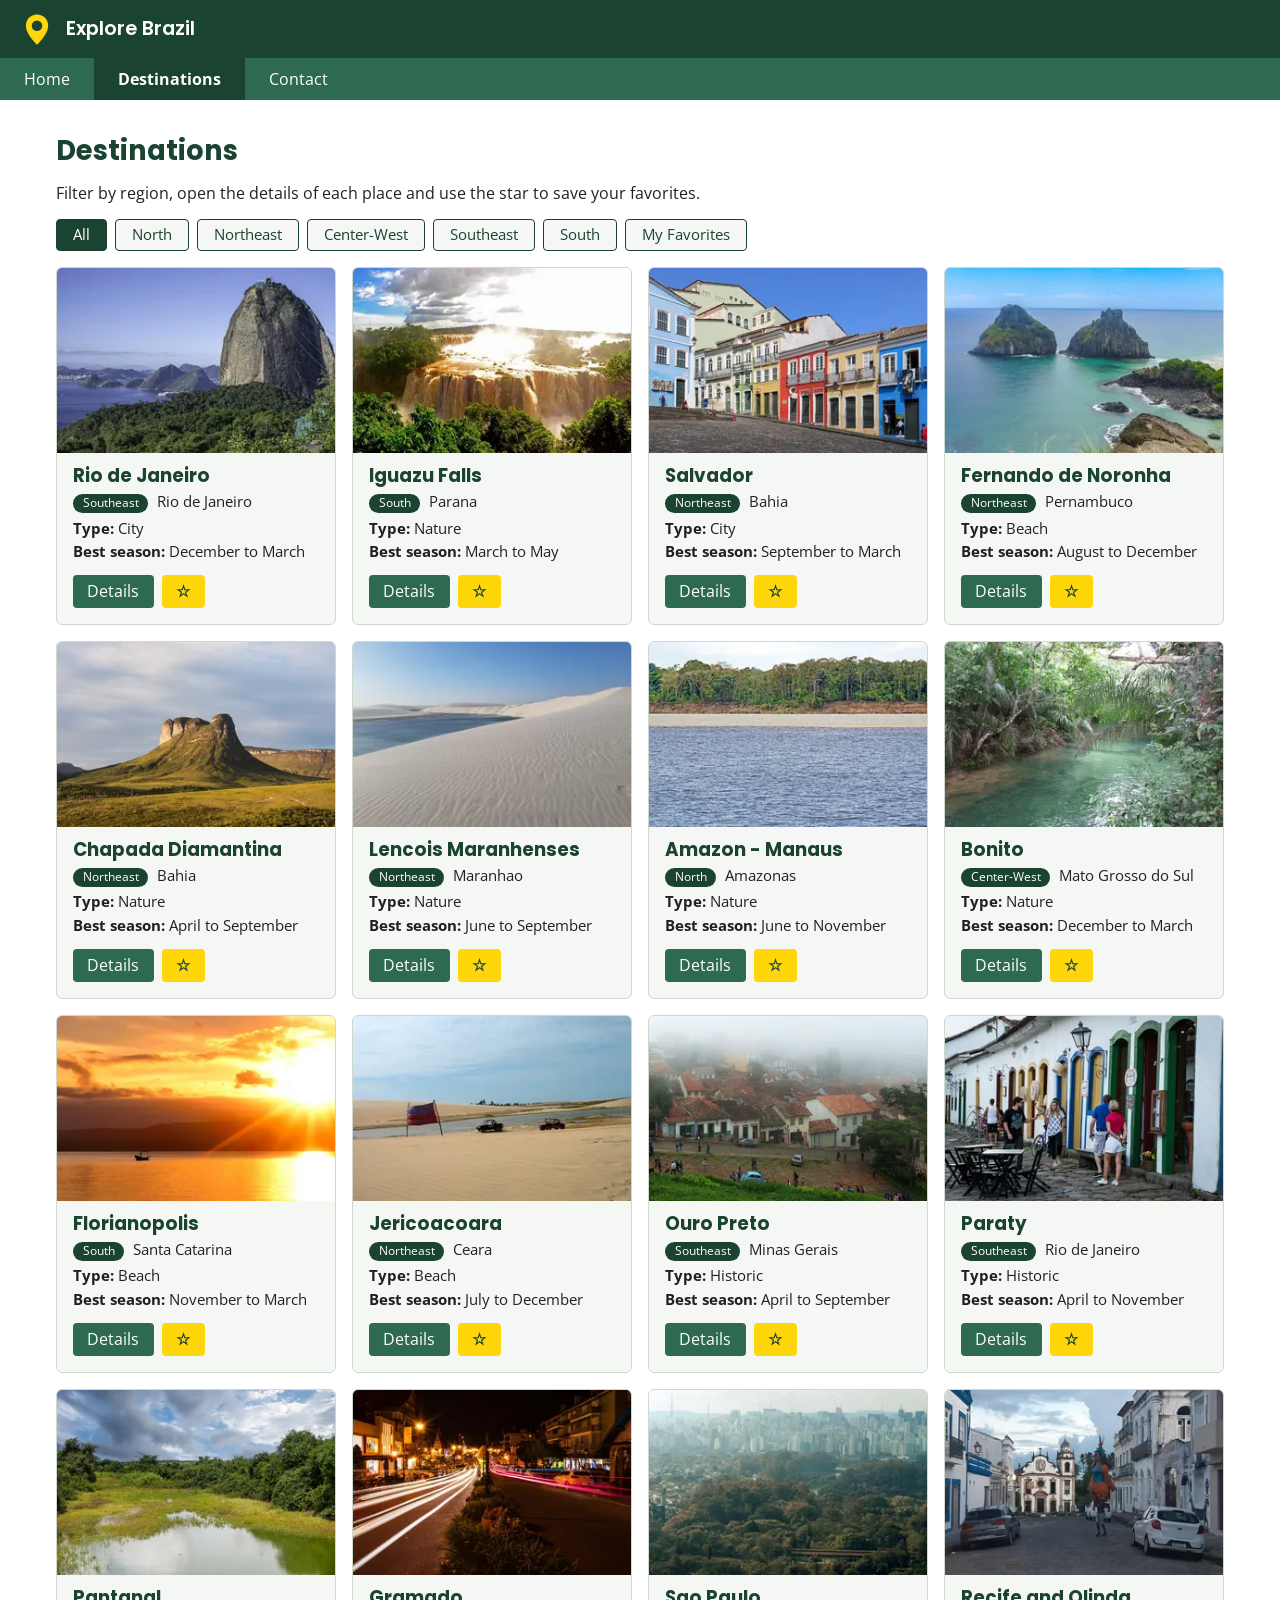
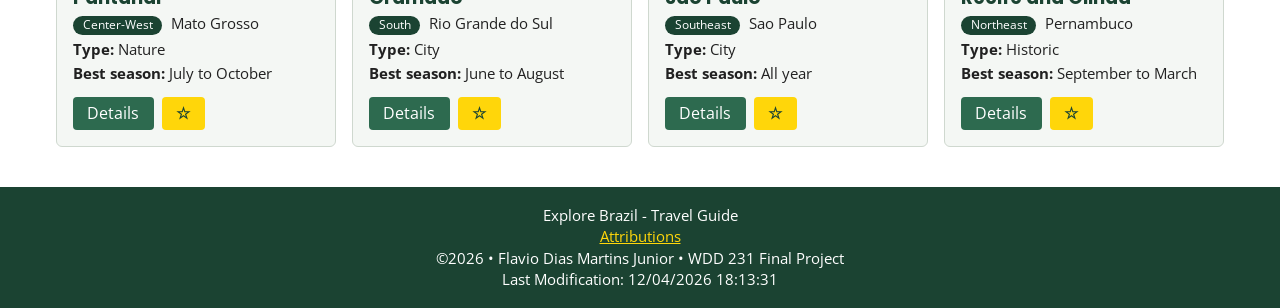
<file: final/destinations.html>
<!DOCTYPE html>
<html lang="en">

<head>
    <meta charset="UTF-8">
    <meta name="viewport" content="width=device-width, initial-scale=1.0">
    <title>Destinations - Explore Brazil</title>
    <meta name="description" content="All the destinations of the Explore Brazil travel guide. Filter by region, open details and save your favorite places in Brazil.">
    <meta name="author" content="Flavio Dias Martins Junior">
    <meta property="og:title" content="Destinations - Explore Brazil">
    <meta property="og:description" content="Browse the best travel destinations in Brazil by region.">
    <meta property="og:image" content="https://srjuniorr.github.io/wdd231/final/images/hero.webp">
    <meta property="og:url" content="https://srjuniorr.github.io/wdd231/final/destinations.html">
    <link rel="icon" href="images/favicon.svg" type="image/svg+xml">
    <link rel="preconnect" href="https://fonts.googleapis.com">
    <link rel="preconnect" href="https://fonts.gstatic.com" crossorigin>
    <link href="https://fonts.googleapis.com/css2?family=Poppins:wght@600&family=Open+Sans:wght@400;700&display=swap" rel="stylesheet">
    <link rel="stylesheet" href="styles/normalize.css">
    <link rel="stylesheet" href="styles/styles.css">
    <script src="scripts/destinations.js" type="module"></script>
</head>

<body>
    <header>
        <div class="logo-box">
            <img src="images/favicon.svg" alt="explore brazil logo" width="42" height="42">
            <span>Explore Brazil</span>
        </div>
        <button id="menu" aria-label="Open the menu">&#9776;</button>
    </header>

    <nav>
        <ul class="navigation">
            <li><a href="index.html">Home</a></li>
            <li><a href="destinations.html" class="active">Destinations</a></li>
            <li><a href="contact.html">Contact</a></li>
        </ul>
    </nav>

    <main>
        <h1>Destinations</h1>
        <p>Filter by region, open the details of each place and use the star to save your favorites.</p>

        <div id="filters" class="filter-buttons">
            <button data-region="all" class="active-filter">All</button>
            <button data-region="North">North</button>
            <button data-region="Northeast">Northeast</button>
            <button data-region="Center-West">Center-West</button>
            <button data-region="Southeast">Southeast</button>
            <button data-region="South">South</button>
            <button data-region="favorites">My Favorites</button>
        </div>

        <div id="dest-grid" class="dest-grid"></div>

        <dialog id="destModal">
            <div id="modalContent"></div>
            <button id="closeModal">Close</button>
        </dialog>
    </main>

    <footer>
        <p>Explore Brazil - Travel Guide</p>
        <p><a href="attributions.html">Attributions</a></p>
        <p>&copy;<span id="currentyear"></span> &bull; Flavio Dias Martins Junior &bull; WDD 231 Final Project</p>
        <p id="lastModified"></p>
    </footer>
</body>

</html>
</file>
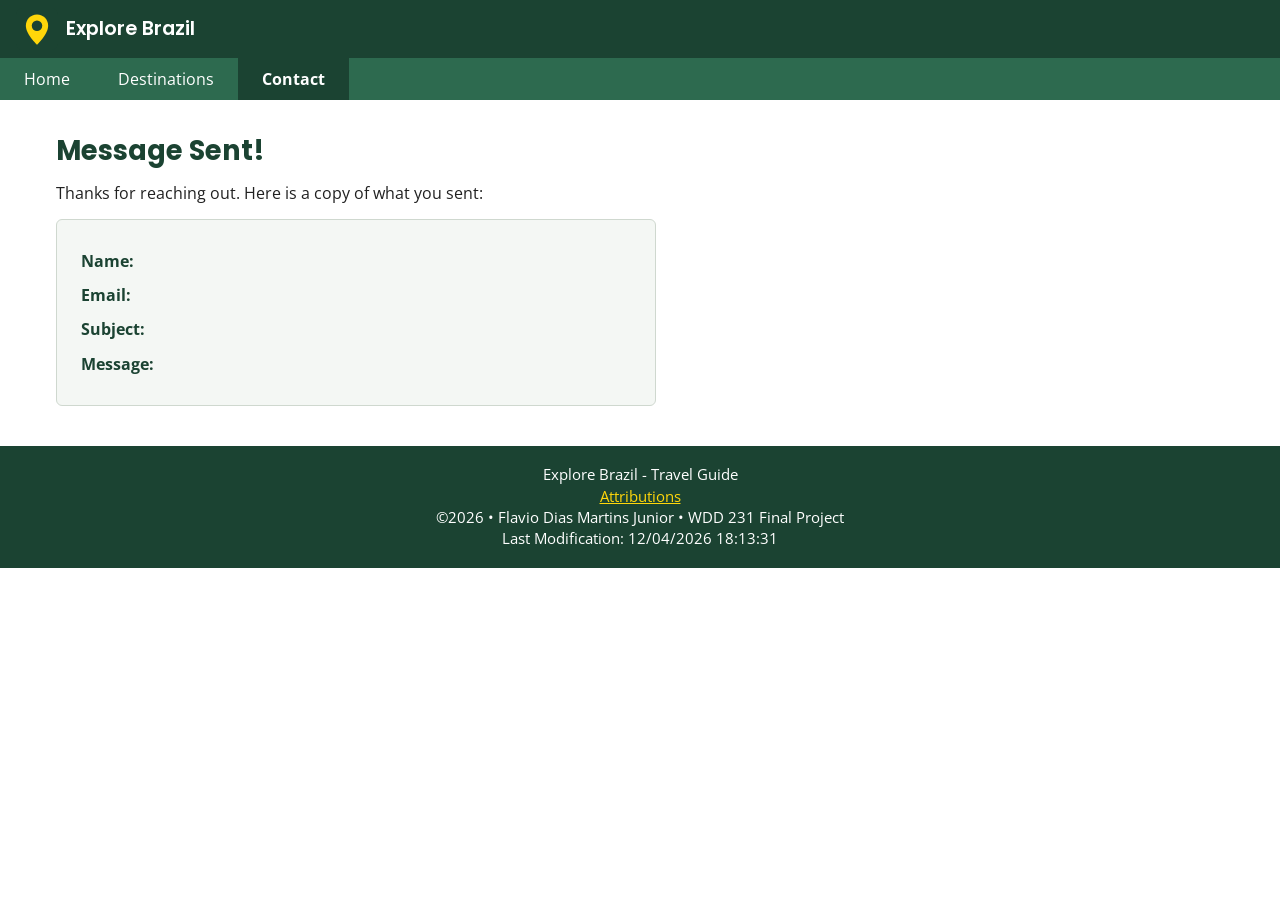
<file: final/form-action.html>
<!DOCTYPE html>
<html lang="en">

<head>
    <meta charset="UTF-8">
    <meta name="viewport" content="width=device-width, initial-scale=1.0">
    <title>Message Sent - Explore Brazil</title>
    <meta name="description" content="Confirmation page of the Explore Brazil contact form showing the message that was sent.">
    <meta name="author" content="Flavio Dias Martins Junior">
    <meta property="og:title" content="Message Sent - Explore Brazil">
    <meta property="og:description" content="Your message was sent to the Explore Brazil travel guide.">
    <meta property="og:image" content="https://srjuniorr.github.io/wdd231/final/images/hero.webp">
    <meta property="og:url" content="https://srjuniorr.github.io/wdd231/final/form-action.html">
    <link rel="icon" href="images/favicon.svg" type="image/svg+xml">
    <link rel="preconnect" href="https://fonts.googleapis.com">
    <link rel="preconnect" href="https://fonts.gstatic.com" crossorigin>
    <link href="https://fonts.googleapis.com/css2?family=Poppins:wght@600&family=Open+Sans:wght@400;700&display=swap" rel="stylesheet">
    <link rel="stylesheet" href="styles/normalize.css">
    <link rel="stylesheet" href="styles/styles.css">
    <script src="scripts/form-action.js" type="module"></script>
</head>

<body>
    <header>
        <div class="logo-box">
            <img src="images/favicon.svg" alt="explore brazil logo" width="42" height="42">
            <span>Explore Brazil</span>
        </div>
        <button id="menu" aria-label="Open the menu">&#9776;</button>
    </header>

    <nav>
        <ul class="navigation">
            <li><a href="index.html">Home</a></li>
            <li><a href="destinations.html">Destinations</a></li>
            <li><a href="contact.html" class="active">Contact</a></li>
        </ul>
    </nav>

    <main>
        <h1>Message Sent!</h1>
        <p>Thanks for reaching out. Here is a copy of what you sent:</p>

        <div class="result-box">
            <p><span class="field-name">Name:</span> <span id="showName"></span></p>
            <p><span class="field-name">Email:</span> <span id="showEmail"></span></p>
            <p><span class="field-name">Subject:</span> <span id="showSubject"></span></p>
            <p><span class="field-name">Message:</span> <span id="showMessage"></span></p>
        </div>
    </main>

    <footer>
        <p>Explore Brazil - Travel Guide</p>
        <p><a href="attributions.html">Attributions</a></p>
        <p>&copy;<span id="currentyear"></span> &bull; Flavio Dias Martins Junior &bull; WDD 231 Final Project</p>
        <p id="lastModified"></p>
    </footer>
</body>

</html>
</file>
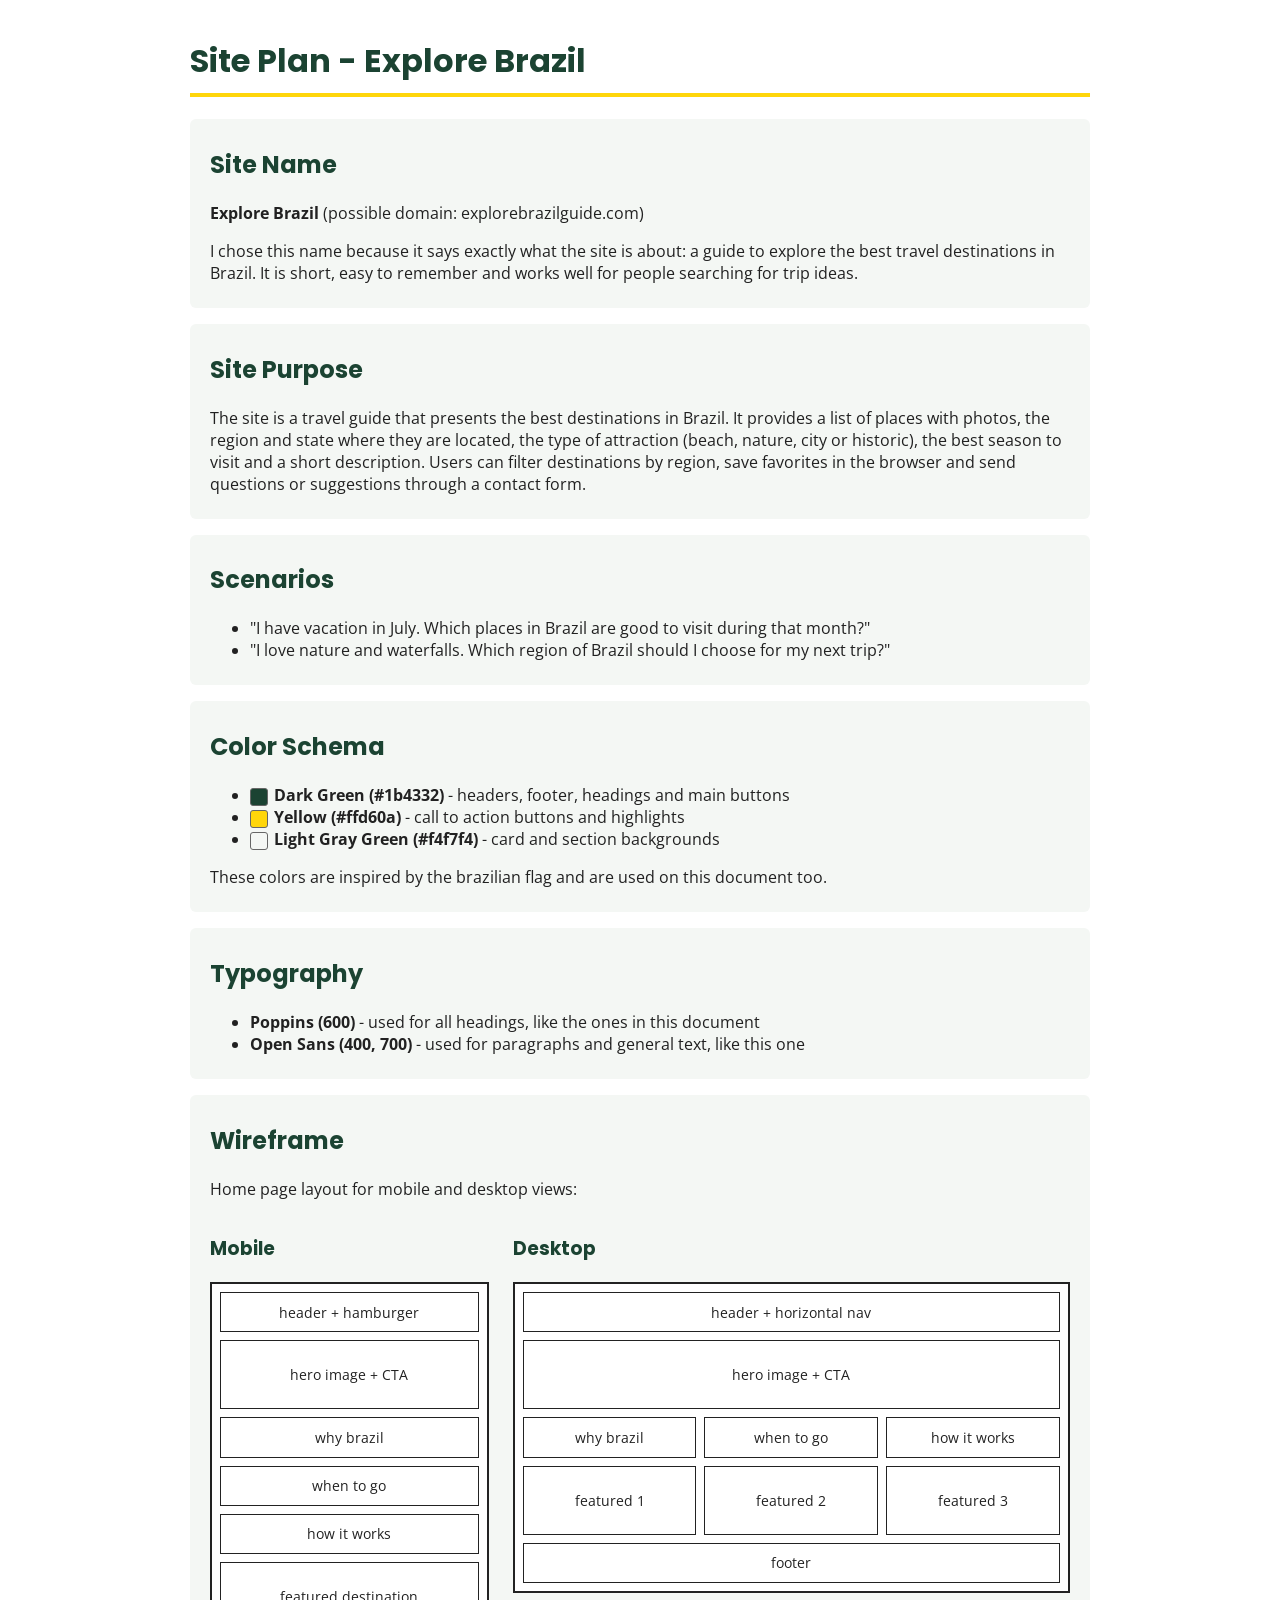
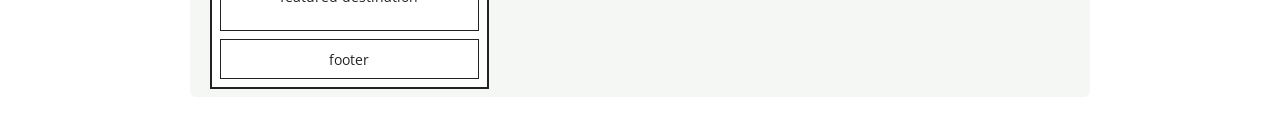
<file: final/siteplan.html>
<!DOCTYPE html>
<html lang="en">

<head>
    <meta charset="UTF-8">
    <meta name="viewport" content="width=device-width, initial-scale=1.0">
    <title>Site Plan - Explore Brazil</title>
    <meta name="description" content="Site plan for the Explore Brazil travel guide website, the WDD 231 individual project of Flavio Dias Martins Junior.">
    <meta name="author" content="Flavio Dias Martins Junior">
    <link rel="icon" href="images/favicon.svg" type="image/svg+xml">
    <link rel="preconnect" href="https://fonts.googleapis.com">
    <link rel="preconnect" href="https://fonts.gstatic.com" crossorigin>
    <link href="https://fonts.googleapis.com/css2?family=Poppins:wght@600&family=Open+Sans:wght@400;700&display=swap" rel="stylesheet">
    <link rel="stylesheet" href="styles/siteplan.css">
</head>

<body>
    <h1>Site Plan - Explore Brazil</h1>

    <section>
        <h2>Site Name</h2>
        <p><strong>Explore Brazil</strong> (possible domain: explorebrazilguide.com)</p>
        <p>I chose this name because it says exactly what the site is about: a guide to explore the best travel
            destinations in Brazil. It is short, easy to remember and works well for people searching for trip ideas.</p>
    </section>

    <section>
        <h2>Site Purpose</h2>
        <p>The site is a travel guide that presents the best destinations in Brazil. It provides a list of places with
            photos, the region and state where they are located, the type of attraction (beach, nature, city or
            historic), the best season to visit and a short description. Users can filter destinations by region, save
            favorites in the browser and send questions or suggestions through a contact form.</p>
    </section>

    <section>
        <h2>Scenarios</h2>
        <ul>
            <li>"I have vacation in July. Which places in Brazil are good to visit during that month?"</li>
            <li>"I love nature and waterfalls. Which region of Brazil should I choose for my next trip?"</li>
        </ul>
    </section>

    <section>
        <h2>Color Schema</h2>
        <ul>
            <li><span class="swatch green"></span><strong>Dark Green (#1b4332)</strong> - headers, footer, headings and main buttons</li>
            <li><span class="swatch yellow"></span><strong>Yellow (#ffd60a)</strong> - call to action buttons and highlights</li>
            <li><span class="swatch light"></span><strong>Light Gray Green (#f4f7f4)</strong> - card and section backgrounds</li>
        </ul>
        <p>These colors are inspired by the brazilian flag and are used on this document too.</p>
    </section>

    <section>
        <h2>Typography</h2>
        <ul>
            <li><strong>Poppins (600)</strong> - used for all headings, like the ones in this document</li>
            <li><strong>Open Sans (400, 700)</strong> - used for paragraphs and general text, like this one</li>
        </ul>
    </section>

    <section>
        <h2>Wireframe</h2>
        <p>Home page layout for mobile and desktop views:</p>

        <div class="wireframes">
            <div>
                <h3>Mobile</h3>
                <div class="wf mobile">
                    <div class="wf-box">header + hamburger</div>
                    <div class="wf-box tall">hero image + CTA</div>
                    <div class="wf-box">why brazil</div>
                    <div class="wf-box">when to go</div>
                    <div class="wf-box">how it works</div>
                    <div class="wf-box tall">featured destination</div>
                    <div class="wf-box">footer</div>
                </div>
            </div>

            <div>
                <h3>Desktop</h3>
                <div class="wf desktop">
                    <div class="wf-box">header + horizontal nav</div>
                    <div class="wf-box tall">hero image + CTA</div>
                    <div class="wf-row">
                        <div class="wf-box">why brazil</div>
                        <div class="wf-box">when to go</div>
                        <div class="wf-box">how it works</div>
                    </div>
                    <div class="wf-row">
                        <div class="wf-box tall">featured 1</div>
                        <div class="wf-box tall">featured 2</div>
                        <div class="wf-box tall">featured 3</div>
                    </div>
                    <div class="wf-box">footer</div>
                </div>
            </div>
        </div>
    </section>
</body>

</html>
</file>
<file: styles/small.css>
:root {
    --primary-color: #1d3557;
    --secondary-color: #2f6690;
    --light-color: #f5f7fa;
    --card-color: #e8edf4;
    --text-color: #222222;
    --font: "Nunito", sans-serif;
}

* {
    box-sizing: border-box;
}

body {
    font-family: var(--font);
    color: var(--text-color);
    background-color: #ffffff;
    margin: 0;
}

/* header */
header {
    display: flex;
    justify-content: space-between;
    align-items: center;
    padding: 0.5rem 1rem;
    background-color: var(--primary-color);
    color: #ffffff;
}

.logo-box {
    display: flex;
    align-items: center;
    gap: 0.5rem;
}

.logo-box span {
    font-size: 1.2rem;
    font-weight: 700;
}

#menu {
    background: none;
    border: none;
    color: #ffffff;
    font-size: 1.6rem;
    cursor: pointer;
}

/* navigation - closed by default on phones */
nav {
    background-color: var(--secondary-color);
}

.navigation {
    list-style: none;
    margin: 0;
    padding: 0;
    display: none;
    flex-direction: column;
}

.navigation.open {
    display: flex;
}

.navigation a {
    display: block;
    color: #ffffff;
    text-decoration: none;
    padding: 0.75rem 1rem;
}

.navigation a:hover {
    background-color: var(--primary-color);
    text-decoration: underline;
}

/* wayfinding: shows the current page */
.navigation a.active {
    background-color: var(--primary-color);
    font-weight: 700;
}

/* main */
main {
    padding: 1rem;
    max-width: 1200px;
    margin: 0 auto;
}

h1 {
    font-size: 1.8rem;
}

.card {
    margin-bottom: 1.5rem;
    border: 1px solid #cccccc;
    border-radius: 4px;
    overflow: hidden;
}

.card h2 {
    background-color: var(--primary-color);
    color: #ffffff;
    margin: 0;
    padding: 0.5rem;
    text-align: center;
    font-size: 1.1rem;
}

.card p {
    padding: 0 1rem;
    line-height: 1.5;
}

.card .profile {
    display: block;
    margin: 1rem auto;
    width: 65%;
    max-width: 300px;
    height: auto;
    border-radius: 6px;
}

/* course filter buttons */
.filter-buttons {
    display: flex;
    justify-content: center;
    gap: 0.5rem;
    padding: 1rem;
    flex-wrap: wrap;
}

.filter {
    font-family: var(--font);
    font-size: 1rem;
    padding: 0.5rem 1.5rem;
    border: 1px solid var(--primary-color);
    border-radius: 4px;
    background-color: var(--light-color);
    color: var(--primary-color);
    cursor: pointer;
}

.filter:hover {
    background-color: var(--card-color);
}

.filter.active-filter {
    background-color: var(--primary-color);
    color: #ffffff;
}

/* course cards */
.courses {
    display: flex;
    flex-direction: column;
    gap: 0.5rem;
    padding: 0 1rem;
}

.course-card {
    border: 1px solid var(--secondary-color);
    border-radius: 4px;
    padding: 0.6rem;
    text-align: center;
    background-color: var(--card-color);
    color: var(--primary-color);
    font-weight: 700;
}

/* completed courses look different */
.course-card.completed {
    background-color: var(--primary-color);
    color: #ffffff;
    border-color: var(--primary-color);
}

.credits {
    text-align: center;
    padding: 1rem;
    margin: 0;
}

/* footer */
footer {
    background-color: var(--primary-color);
    color: #ffffff;
    text-align: center;
    padding: 1rem;
}

footer p {
    margin: 0.25rem 0;
}

.social {
    display: flex;
    justify-content: center;
    gap: 1rem;
    margin-bottom: 0.5rem;
}

.social img {
    background-color: #ffffff;
    border-radius: 4px;
    padding: 2px;
}
</file>
<file: styles/larger.css>
/* styles for bigger screens */

@media (min-width: 640px) {

    /* hide the hamburger and show the menu in a row */
    #menu {
        display: none;
    }

    .navigation {
        display: flex;
        flex-direction: row;
    }

    .navigation a {
        padding: 0.75rem 1.5rem;
    }

    /* about me and photo side by side */
    .grid-top {
        display: grid;
        grid-template-columns: 2fr 1fr;
        gap: 1.5rem;
        align-items: start;
    }

    .card .profile {
        width: 80%;
    }

    /* courses in two columns */
    .courses {
        flex-direction: row;
        flex-wrap: wrap;
    }

    .course-card {
        flex: 1 1 40%;
    }
}

@media (min-width: 1000px) {

    /* three courses per row on wide screens */
    .course-card {
        flex: 1 1 30%;
    }
}
</file>
<file: chamber/styles/small.css>
:root {
    --primary-color: #1d3557;
    --secondary-color: #2f6690;
    --accent-color: #ffd166;
    --light-color: #f5f7fa;
    --card-color: #e8edf4;
    --text-color: #222222;
    --font: "Nunito", sans-serif;
}

* {
    box-sizing: border-box;
}

body {
    font-family: var(--font);
    color: var(--text-color);
    background-color: #ffffff;
    margin: 0;
}

img {
    max-width: 100%;
}

/* header */
header {
    display: flex;
    justify-content: space-between;
    align-items: center;
    padding: 0.5rem 1rem;
    background-color: var(--primary-color);
    color: #ffffff;
}

.logo-box {
    display: flex;
    align-items: center;
    gap: 0.5rem;
}

.logo-box img {
    width: 44px;
    height: 44px;
}

.logo-box .site-name {
    font-size: 1.1rem;
    font-weight: 700;
    line-height: 1.1;
}

#menu {
    background: none;
    border: none;
    color: #ffffff;
    font-size: 1.6rem;
    cursor: pointer;
}

/* navigation */
nav {
    background-color: var(--secondary-color);
}

.navigation {
    list-style: none;
    margin: 0;
    padding: 0;
    display: none;
    flex-direction: column;
}

.navigation.open {
    display: flex;
}

.navigation a {
    display: block;
    color: #ffffff;
    text-decoration: none;
    padding: 0.75rem 1rem;
}

.navigation a:hover {
    background-color: var(--primary-color);
    text-decoration: underline;
}

.navigation a.active {
    background-color: var(--primary-color);
    font-weight: 700;
}

/* main */
main {
    padding: 1rem;
    max-width: 1200px;
    margin: 0 auto;
}

h1 {
    font-size: 1.7rem;
}

h2 {
    color: var(--primary-color);
}

/* hero on home page */
.hero {
    position: relative;
    margin-bottom: 1rem;
}

.hero img {
    display: block;
    width: 100%;
    height: auto;
    border-radius: 6px;
}

.hero .cta {
    position: absolute;
    bottom: 1rem;
    right: 1rem;
    background-color: var(--accent-color);
    color: var(--primary-color);
    font-weight: 700;
    text-decoration: none;
    padding: 0.6rem 1.2rem;
    border-radius: 4px;
}

.hero .cta:hover {
    background-color: #ffffff;
}

/* home page sections */
.home-grid {
    display: grid;
    gap: 1rem;
}

.home-card {
    border: 1px solid #cccccc;
    border-radius: 6px;
    overflow: hidden;
}

.home-card h2 {
    background-color: var(--primary-color);
    color: #ffffff;
    margin: 0;
    padding: 0.5rem;
    text-align: center;
    font-size: 1.1rem;
}

.home-card .card-body {
    padding: 0.75rem 1rem;
}

.event {
    border-bottom: 1px solid #dddddd;
    padding: 0.5rem 0;
}

.event:last-child {
    border-bottom: none;
}

.event .event-date {
    font-weight: 700;
    color: var(--secondary-color);
}

/* weather */
#weather-now {
    text-align: center;
}

#weather-now .temp {
    font-size: 2.2rem;
    font-weight: 700;
    color: var(--primary-color);
}

#weather-now .desc {
    text-transform: capitalize;
    margin: 0.2rem 0;
}

.forecast {
    display: flex;
    justify-content: space-around;
    gap: 0.5rem;
    margin-top: 0.75rem;
}

.forecast div {
    background-color: var(--card-color);
    border-radius: 4px;
    padding: 0.5rem;
    text-align: center;
    flex: 1;
}

.forecast .day {
    font-weight: 700;
    display: block;
}

/* spotlights */
.spotlights {
    display: grid;
    gap: 1rem;
}

.spotlight {
    border: 1px solid #cccccc;
    border-radius: 6px;
    text-align: center;
    padding: 1rem;
    background-color: var(--light-color);
}

.spotlight img {
    width: 180px;
    height: auto;
    border-radius: 4px;
}

.spotlight h3 {
    margin: 0.5rem 0 0.25rem;
    color: var(--primary-color);
}

.spotlight p {
    margin: 0.2rem 0;
    font-size: 0.95rem;
}

.spotlight a {
    color: var(--secondary-color);
}

/* directory page */
.view-buttons {
    display: flex;
    gap: 0.5rem;
    margin: 1rem 0;
}

.view-buttons button {
    font-family: var(--font);
    font-size: 1rem;
    padding: 0.4rem 1.2rem;
    border: 1px solid var(--primary-color);
    border-radius: 4px;
    background-color: var(--light-color);
    color: var(--primary-color);
    cursor: pointer;
}

.view-buttons button.active-view {
    background-color: var(--primary-color);
    color: #ffffff;
}

/* members shown as grid of cards */
.members.grid {
    display: grid;
    grid-template-columns: 1fr;
    gap: 1rem;
}

.members.grid section {
    border: 1px solid #cccccc;
    border-radius: 6px;
    padding: 1rem;
    text-align: center;
    background-color: var(--light-color);
}

.members.grid section img {
    width: 160px;
    height: auto;
    border-radius: 4px;
}

.members.grid section h3 {
    margin: 0.5rem 0 0.25rem;
    color: var(--primary-color);
}

.members.grid section p {
    margin: 0.2rem 0;
    font-size: 0.95rem;
}

.members.grid section a {
    color: var(--secondary-color);
    word-break: break-all;
}

/* members shown as a simple list */
.members.list {
    display: flex;
    flex-direction: column;
}

.members.list section {
    display: grid;
    grid-template-columns: 1fr;
    gap: 0.15rem;
    padding: 0.6rem;
    border-bottom: 1px solid #dddddd;
}

.members.list section:nth-child(even) {
    background-color: var(--card-color);
}

.members.list section img {
    display: none;
}

.members.list section h3 {
    margin: 0;
    font-size: 1rem;
    color: var(--primary-color);
}

.members.list section p {
    margin: 0;
    font-size: 0.9rem;
}

.members.list section .level-badge {
    display: none;
}

.level-badge {
    display: inline-block;
    background-color: var(--accent-color);
    color: var(--primary-color);
    font-size: 0.8rem;
    font-weight: 700;
    padding: 0.15rem 0.6rem;
    border-radius: 10px;
    margin-top: 0.4rem;
}

/* join page form */
.join-grid {
    display: grid;
    gap: 1.5rem;
}

form.join-form {
    background-color: var(--light-color);
    border: 1px solid #cccccc;
    border-radius: 6px;
    padding: 1rem;
}

form.join-form label {
    display: block;
    margin-bottom: 0.9rem;
    font-weight: 700;
    color: var(--primary-color);
}

form.join-form input,
form.join-form select,
form.join-form textarea {
    display: block;
    width: 100%;
    margin-top: 0.3rem;
    padding: 0.5rem;
    border: 1px solid #999999;
    border-radius: 4px;
    font-family: var(--font);
    font-size: 1rem;
}

form.join-form input:required {
    border-left: 4px solid var(--secondary-color);
}

form.join-form input:required:valid {
    border-left: 4px solid #2d6a4f;
}

form.join-form input[type="submit"] {
    background-color: var(--primary-color);
    color: #ffffff;
    font-weight: 700;
    border: none;
    padding: 0.7rem;
    margin-top: 0.5rem;
    cursor: pointer;
}

form.join-form input[type="submit"]:hover {
    background-color: var(--secondary-color);
}

/* membership cards */
.membership-cards {
    display: grid;
    gap: 1rem;
    align-content: start;
}

.membership-cards h2 {
    margin: 0;
    text-align: center;
}

.membership-card {
    border: 1px solid #cccccc;
    border-radius: 6px;
    padding: 1rem;
    text-align: center;
    background-color: var(--light-color);
    opacity: 0;
    transform: translateY(20px);
    animation: cardIn 0.8s ease forwards;
}

.membership-card:nth-child(3) {
    animation-delay: 0.2s;
}

.membership-card:nth-child(4) {
    animation-delay: 0.4s;
}

.membership-card:nth-child(5) {
    animation-delay: 0.6s;
}

@keyframes cardIn {
    to {
        opacity: 1;
        transform: translateY(0);
    }
}

.membership-card h3 {
    margin: 0 0 0.5rem;
    color: var(--primary-color);
}

.membership-card button {
    font-family: var(--font);
    background-color: var(--secondary-color);
    color: #ffffff;
    border: none;
    border-radius: 4px;
    padding: 0.4rem 1rem;
    cursor: pointer;
}

.membership-card button:hover {
    background-color: var(--primary-color);
}

dialog {
    border: 1px solid var(--primary-color);
    border-radius: 6px;
    padding: 1.2rem;
    max-width: 450px;
}

dialog::backdrop {
    background-color: #00000080;
}

dialog h3 {
    margin-top: 0;
    color: var(--primary-color);
}

dialog button.close-modal {
    font-family: var(--font);
    background-color: var(--primary-color);
    color: #ffffff;
    border: none;
    border-radius: 4px;
    padding: 0.4rem 1rem;
    cursor: pointer;
}

/* thank you page */
.thanks-box {
    background-color: var(--light-color);
    border: 1px solid #cccccc;
    border-radius: 6px;
    padding: 1rem 1.5rem;
    margin-top: 1rem;
}

.thanks-box p {
    margin: 0.4rem 0;
}

.thanks-box .field-name {
    font-weight: 700;
    color: var(--primary-color);
}

/* discover page */
.visit-message {
    background-color: var(--accent-color);
    color: var(--primary-color);
    font-weight: 700;
    padding: 0.6rem 1rem;
    border-radius: 4px;
    margin-bottom: 1rem;
}

.discover-grid {
    display: grid;
    gap: 1rem;
    grid-template-areas:
        "card1"
        "card2"
        "card3"
        "card4"
        "card5"
        "card6"
        "card7"
        "card8";
}

.discover-card:nth-child(1) { grid-area: card1; }
.discover-card:nth-child(2) { grid-area: card2; }
.discover-card:nth-child(3) { grid-area: card3; }
.discover-card:nth-child(4) { grid-area: card4; }
.discover-card:nth-child(5) { grid-area: card5; }
.discover-card:nth-child(6) { grid-area: card6; }
.discover-card:nth-child(7) { grid-area: card7; }
.discover-card:nth-child(8) { grid-area: card8; }

.discover-card {
    border: 1px solid #cccccc;
    border-radius: 6px;
    overflow: hidden;
    background-color: var(--light-color);
    display: flex;
    flex-direction: column;
}

.discover-card h2 {
    background-color: var(--primary-color);
    color: #ffffff;
    margin: 0;
    padding: 0.5rem;
    font-size: 1.05rem;
    text-align: center;
}

.discover-card figure {
    margin: 0;
}

.discover-card img {
    display: block;
    width: 100%;
    height: auto;
}

.discover-card address {
    font-style: normal;
    font-size: 0.85rem;
    color: var(--secondary-color);
    padding: 0.5rem 1rem 0;
}

.discover-card p {
    padding: 0 1rem;
    font-size: 0.95rem;
    flex: 1;
}

.discover-card button {
    font-family: var(--font);
    background-color: var(--secondary-color);
    color: #ffffff;
    border: none;
    padding: 0.6rem;
    margin: 0 1rem 1rem;
    border-radius: 4px;
    cursor: pointer;
}

.discover-card button:hover {
    background-color: var(--primary-color);
}

/* footer */
footer {
    background-color: var(--primary-color);
    color: #ffffff;
    text-align: center;
    padding: 1rem;
    margin-top: 1.5rem;
}

footer p {
    margin: 0.25rem 0;
    font-size: 0.95rem;
}

footer a {
    color: var(--accent-color);
}
</file>
<file: chamber/styles/larger.css>
/* styles for bigger screens */

@media (min-width: 641px) {

    #menu {
        display: none;
    }

    .navigation {
        display: flex;
        flex-direction: row;
    }

    .navigation a {
        padding: 0.75rem 1.5rem;
    }

    .logo-box .site-name {
        font-size: 1.3rem;
    }

    /* home */
    .home-grid {
        grid-template-columns: 2fr 1fr;
    }

    .home-grid .events-card {
        grid-column: 1;
        grid-row: 1 / 3;
    }

    .spotlights {
        grid-template-columns: repeat(3, 1fr);
        grid-column: 1 / 3;
    }

    /* directory */
    .members.grid {
        grid-template-columns: repeat(2, 1fr);
    }

    .members.list section {
        grid-template-columns: 2fr 3fr 1.5fr 2fr;
        align-items: center;
    }

    /* join page: form left, cards on the right */
    .join-grid {
        grid-template-columns: 3fr 2fr;
        align-items: start;
    }

    /* discover: medium layout with named areas */
    .discover-grid {
        grid-template-columns: repeat(2, 1fr);
        grid-template-areas:
            "card1 card2"
            "card3 card4"
            "card5 card6"
            "card7 card8";
    }

    /* image hover effect only on bigger screens */
    .discover-card img:hover {
        filter: saturate(1.6) brightness(1.05);
        box-shadow: 0 4px 12px #0000004d;
    }
}

@media (min-width: 1025px) {

    .members.grid {
        grid-template-columns: repeat(3, 1fr);
    }

    /* discover: large layout */
    .discover-grid {
        grid-template-columns: repeat(4, 1fr);
        grid-template-areas:
            "card1 card1 card2 card3"
            "card4 card5 card6 card6"
            "card7 card7 card8 card8";
    }
}
</file>
<file: final/styles/styles.css>
:root {
    --green: #1b4332;
    --light-green: #2d6a4f;
    --yellow: #ffd60a;
    --light: #f4f7f4;
    --card-bg: #e6efe8;
    --text: #212121;
    --heading-font: "Poppins", sans-serif;
    --body-font: "Open Sans", sans-serif;
}

* {
    box-sizing: border-box;
}

body {
    font-family: var(--body-font);
    color: var(--text);
    background-color: #ffffff;
    margin: 0;
}

img {
    max-width: 100%;
}

h1,
h2,
h3 {
    font-family: var(--heading-font);
}

/* header */
header {
    display: flex;
    justify-content: space-between;
    align-items: center;
    padding: 0.5rem 1rem;
    background-color: var(--green);
    color: #ffffff;
}

.logo-box {
    display: flex;
    align-items: center;
    gap: 0.5rem;
}

.logo-box img {
    width: 42px;
    height: 42px;
}

.logo-box span {
    font-family: var(--heading-font);
    font-size: 1.2rem;
    font-weight: 600;
}

#menu {
    background: none;
    border: none;
    color: #ffffff;
    font-size: 1.6rem;
    cursor: pointer;
}

/* navigation */
nav {
    background-color: var(--light-green);
}

.navigation {
    list-style: none;
    margin: 0;
    padding: 0;
    display: none;
    flex-direction: column;
}

.navigation.open {
    display: flex;
}

.navigation a {
    display: block;
    color: #ffffff;
    text-decoration: none;
    padding: 0.75rem 1rem;
}

.navigation a:hover {
    background-color: var(--green);
    text-decoration: underline;
}

.navigation a.active {
    background-color: var(--green);
    font-weight: 700;
}

/* main */
main {
    padding: 1rem;
    max-width: 1200px;
    margin: 0 auto;
}

h1 {
    font-size: 1.7rem;
    color: var(--green);
}

h2 {
    color: var(--green);
}

/* hero */
.hero {
    position: relative;
    margin-bottom: 1rem;
}

.hero img {
    display: block;
    width: 100%;
    height: auto;
    border-radius: 6px;
}

.hero .cta {
    position: absolute;
    bottom: 1rem;
    right: 1rem;
    background-color: var(--yellow);
    color: var(--green);
    font-weight: 700;
    text-decoration: none;
    padding: 0.6rem 1.2rem;
    border-radius: 4px;
}

.hero .cta:hover {
    background-color: #ffffff;
}

/* intro sections on home */
.intro-grid {
    display: grid;
    gap: 1rem;
}

.intro-card {
    background-color: var(--card-bg);
    border-radius: 6px;
    padding: 1rem 1.25rem;
}

.intro-card h2 {
    margin-top: 0;
}

/* destination cards */
.filter-buttons {
    display: flex;
    gap: 0.5rem;
    margin: 1rem 0;
    flex-wrap: wrap;
}

.filter-buttons button {
    font-family: var(--body-font);
    font-size: 0.95rem;
    padding: 0.4rem 1rem;
    border: 1px solid var(--green);
    border-radius: 4px;
    background-color: var(--light);
    color: var(--green);
    cursor: pointer;
}

.filter-buttons button.active-filter {
    background-color: var(--green);
    color: #ffffff;
}

.dest-grid {
    display: grid;
    grid-template-columns: 1fr;
    gap: 1rem;
}

.dest-card {
    border: 1px solid #cfd8cf;
    border-radius: 6px;
    overflow: hidden;
    background-color: var(--light);
    display: flex;
    flex-direction: column;
}

.dest-card img {
    display: block;
    width: 100%;
    height: auto;
}

.dest-card .dest-body {
    padding: 0.5rem 1rem 1rem;
    flex: 1;
    display: flex;
    flex-direction: column;
}

.dest-card h2 {
    margin: 0.25rem 0;
    font-size: 1.15rem;
}

.dest-card p {
    margin: 0.2rem 0;
    font-size: 0.92rem;
}

.dest-card .region-tag {
    display: inline-block;
    background-color: var(--green);
    color: #ffffff;
    font-size: 0.78rem;
    padding: 0.15rem 0.6rem;
    border-radius: 10px;
    margin-right: 0.3rem;
}

.dest-card .card-buttons {
    margin-top: auto;
    display: flex;
    gap: 0.5rem;
    padding-top: 0.75rem;
}

.dest-card button {
    font-family: var(--body-font);
    border: none;
    border-radius: 4px;
    padding: 0.45rem 0.9rem;
    cursor: pointer;
}

.dest-card .details-btn {
    background-color: var(--light-green);
    color: #ffffff;
}

.dest-card .details-btn:hover {
    background-color: var(--green);
}

.dest-card .fav-btn {
    background-color: var(--yellow);
    color: var(--green);
    font-weight: 700;
}

/* modal */
dialog {
    border: 1px solid var(--green);
    border-radius: 6px;
    padding: 1.2rem;
    max-width: 480px;
}

dialog::backdrop {
    background-color: rgb(0 0 0 / 0.5);
}

dialog h2 {
    margin-top: 0;
}

dialog button {
    font-family: var(--body-font);
    background-color: var(--green);
    color: #ffffff;
    border: none;
    border-radius: 4px;
    padding: 0.4rem 1rem;
    cursor: pointer;
}

/* forms */
form.contact-form {
    background-color: var(--light);
    border: 1px solid #cfd8cf;
    border-radius: 6px;
    padding: 1rem;
    max-width: 600px;
}

form.contact-form label {
    display: block;
    margin-bottom: 0.9rem;
    font-weight: 600;
    color: var(--green);
}

form.contact-form input,
form.contact-form select,
form.contact-form textarea {
    display: block;
    width: 100%;
    margin-top: 0.3rem;
    padding: 0.5rem;
    border: 1px solid #999999;
    border-radius: 4px;
    font-family: var(--body-font);
    font-size: 1rem;
}

form.contact-form input[type="submit"] {
    background-color: var(--green);
    color: #ffffff;
    font-weight: 700;
    border: none;
    padding: 0.7rem;
    margin-top: 0.5rem;
    cursor: pointer;
}

form.contact-form input[type="submit"]:hover {
    background-color: var(--light-green);
}

/* form action page */
.result-box {
    background-color: var(--light);
    border: 1px solid #cfd8cf;
    border-radius: 6px;
    padding: 1rem 1.5rem;
    max-width: 600px;
}

.result-box .field-name {
    font-weight: 700;
    color: var(--green);
}

/* footer */
footer {
    background-color: var(--green);
    color: #ffffff;
    text-align: center;
    padding: 1rem;
    margin-top: 1.5rem;
}

footer p {
    margin: 0.25rem 0;
    font-size: 0.95rem;
}

footer a {
    color: var(--yellow);
}

/* bigger screens */
@media (min-width: 641px) {

    #menu {
        display: none;
    }

    .navigation {
        display: flex;
        flex-direction: row;
    }

    .navigation a {
        padding: 0.75rem 1.5rem;
    }

    .intro-grid {
        grid-template-columns: repeat(3, 1fr);
    }

    .dest-grid {
        grid-template-columns: repeat(2, 1fr);
    }
}

@media (min-width: 1025px) {

    .dest-grid {
        grid-template-columns: repeat(4, 1fr);
    }
}
</file>
<file: final/styles/siteplan.css>
:root {
    --green: #1b4332;
    --yellow: #ffd60a;
    --light: #f4f7f4;
}

body {
    font-family: "Open Sans", sans-serif;
    color: #212121;
    max-width: 900px;
    margin: 0 auto;
    padding: 1rem;
}

h1,
h2,
h3 {
    font-family: "Poppins", sans-serif;
    color: var(--green);
}

h1 {
    border-bottom: 4px solid var(--yellow);
    padding-bottom: 0.5rem;
}

section {
    background-color: var(--light);
    border-radius: 6px;
    padding: 0.5rem 1.25rem;
    margin-bottom: 1rem;
}

.swatch {
    display: inline-block;
    width: 1rem;
    height: 1rem;
    border-radius: 3px;
    margin-right: 0.4rem;
    vertical-align: middle;
    border: 1px solid #666666;
}

.swatch.green {
    background-color: var(--green);
}

.swatch.yellow {
    background-color: var(--yellow);
}

.swatch.light {
    background-color: #f4f7f4;
}

/* black and white wireframe boxes */
.wireframes {
    display: grid;
    gap: 1.5rem;
}

@media (min-width: 700px) {
    .wireframes {
        grid-template-columns: 1fr 2fr;
    }
}

.wf {
    border: 2px solid #222222;
    background-color: #ffffff;
    padding: 0.5rem;
    display: flex;
    flex-direction: column;
    gap: 0.5rem;
}

.wf-box {
    border: 1px solid #222222;
    background-color: #ffffff;
    color: #222222;
    text-align: center;
    padding: 0.6rem 0.3rem;
    font-size: 0.85rem;
}

.wf-box.tall {
    padding: 1.5rem 0.3rem;
}

.wf-row {
    display: flex;
    gap: 0.5rem;
}

.wf-row .wf-box {
    flex: 1;
}
</file>
